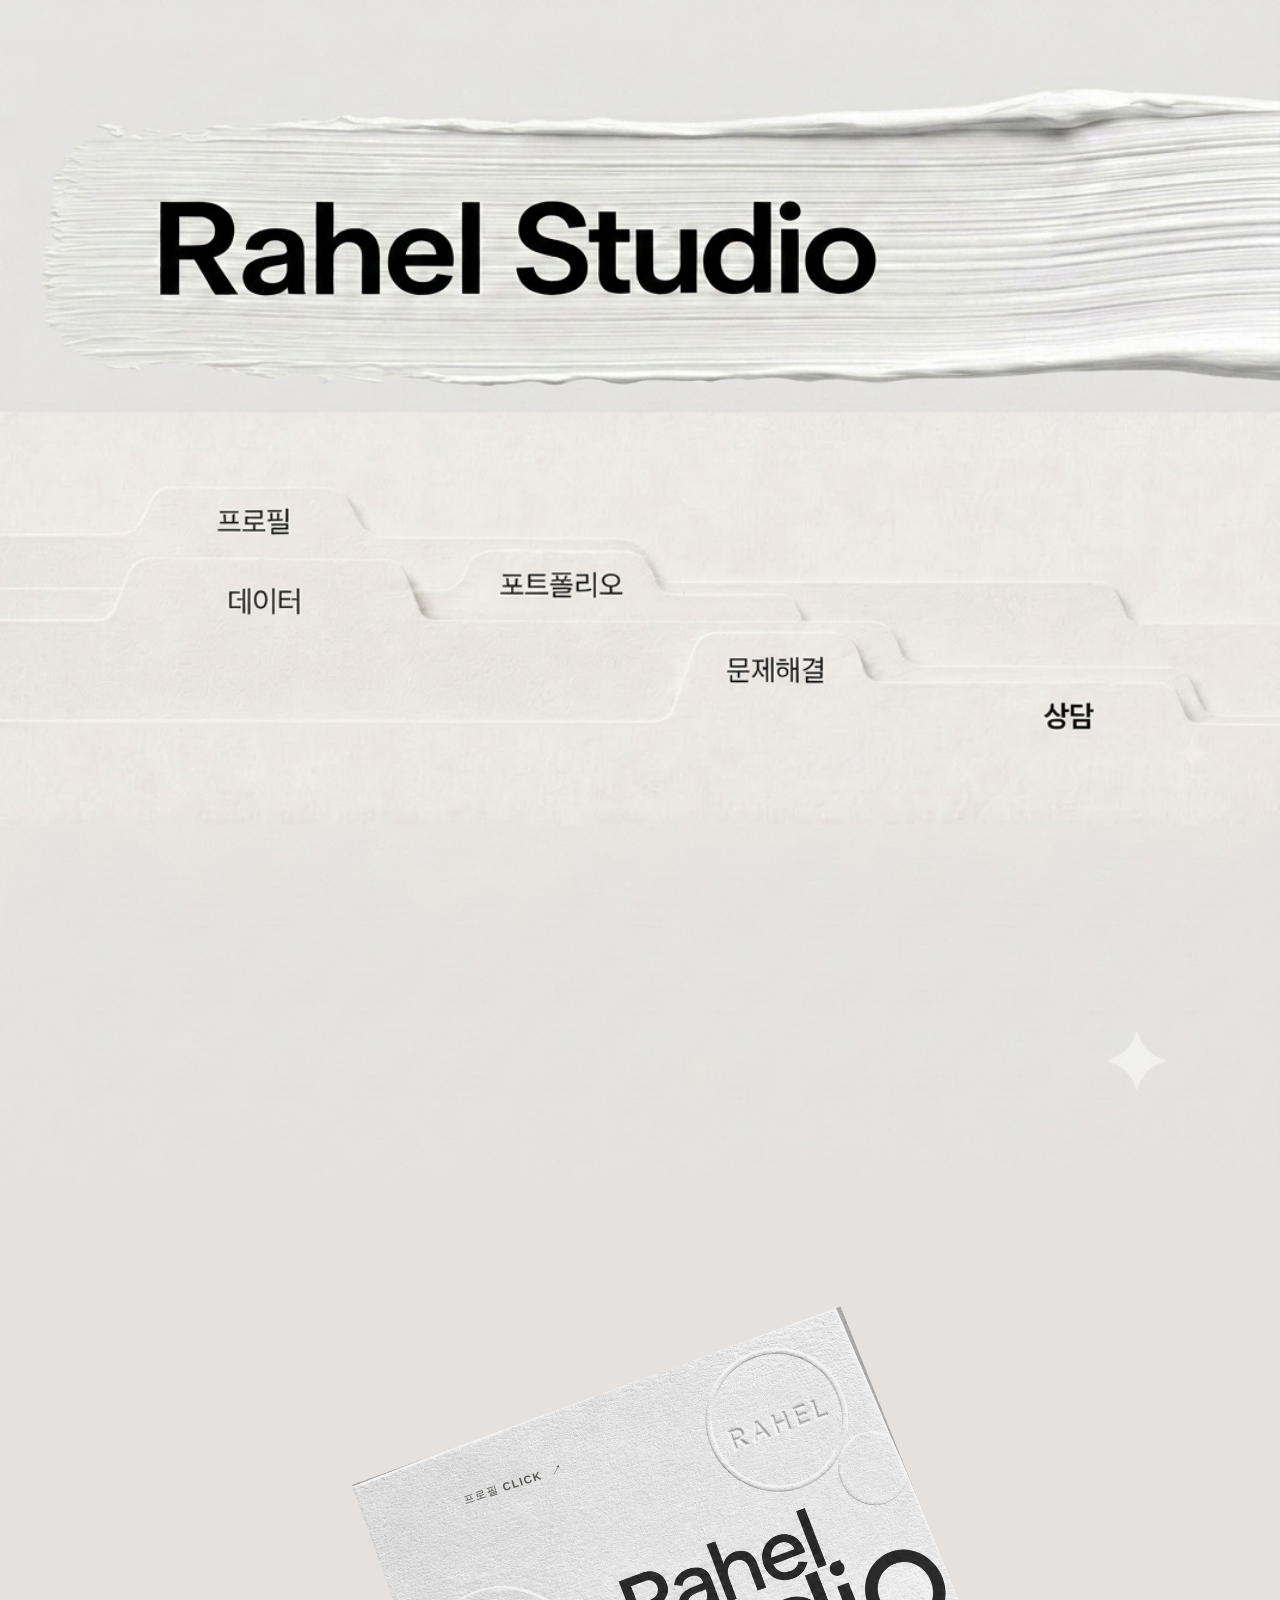
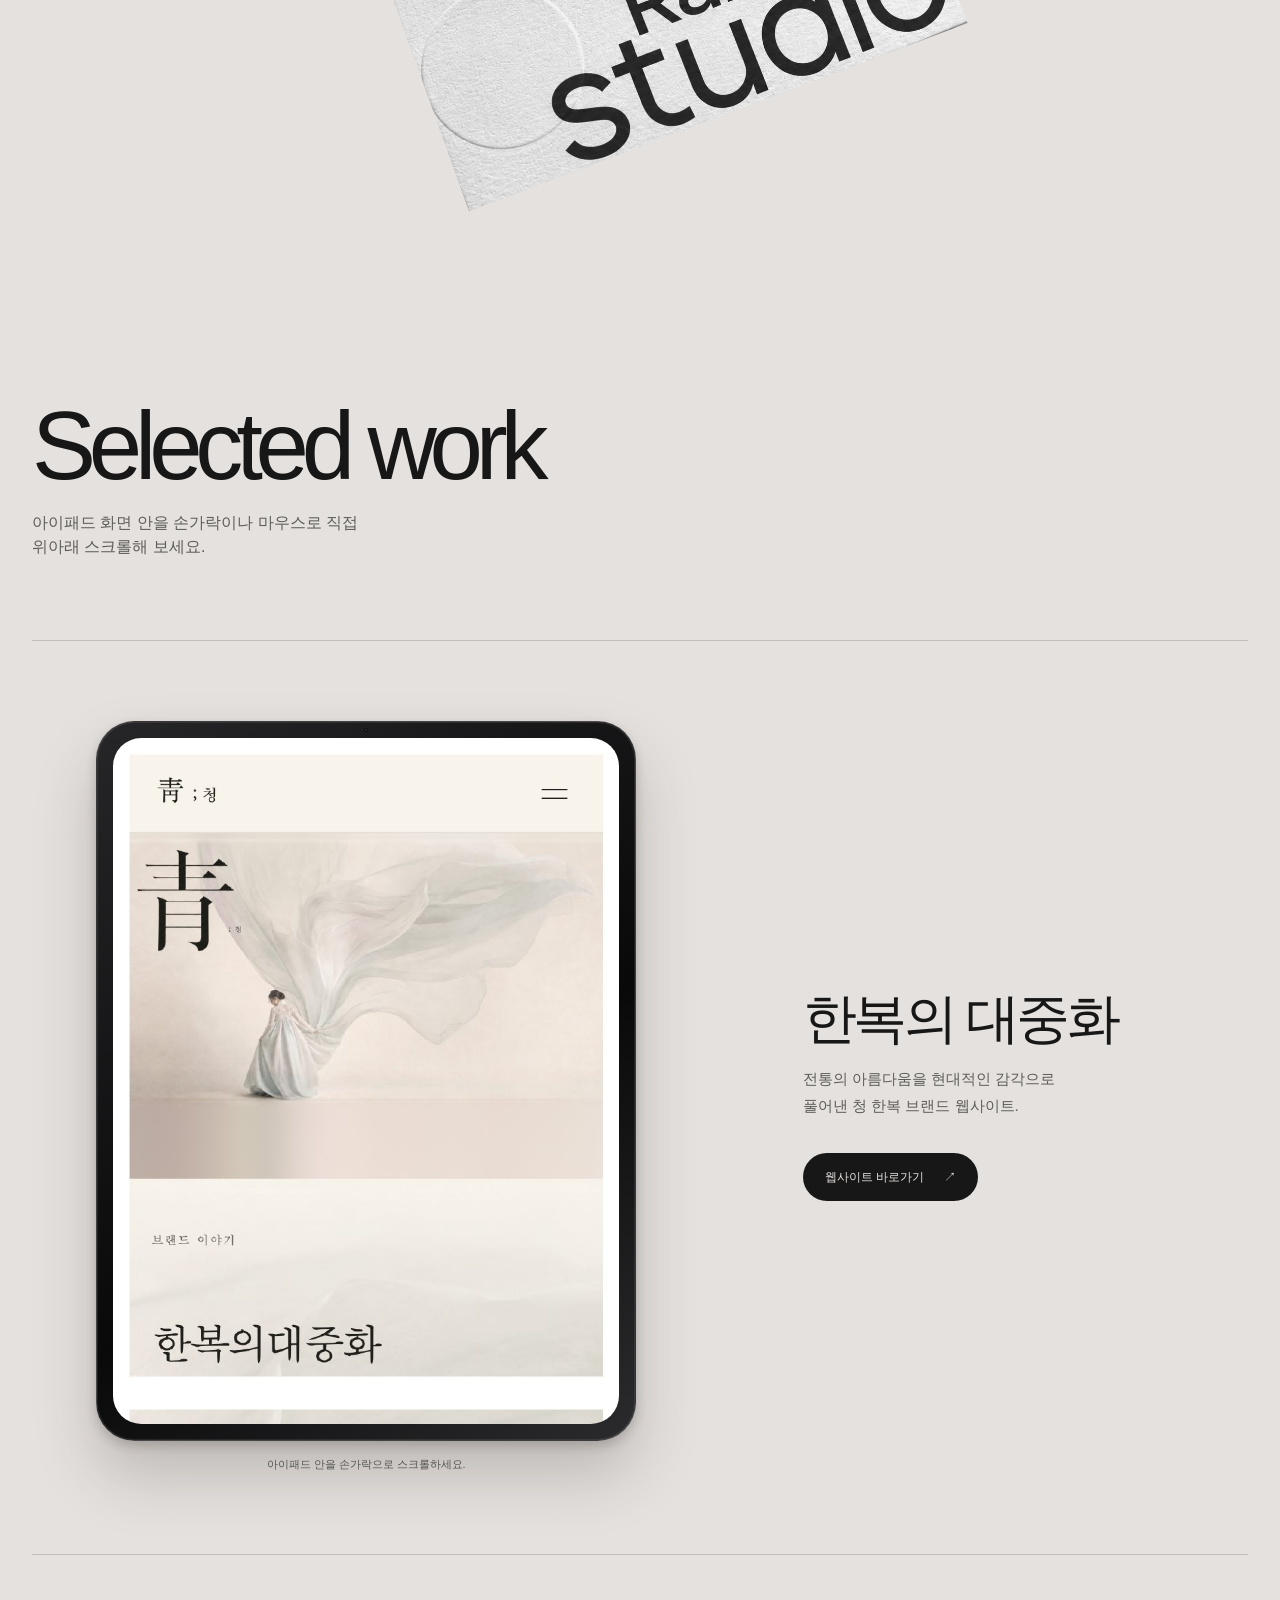
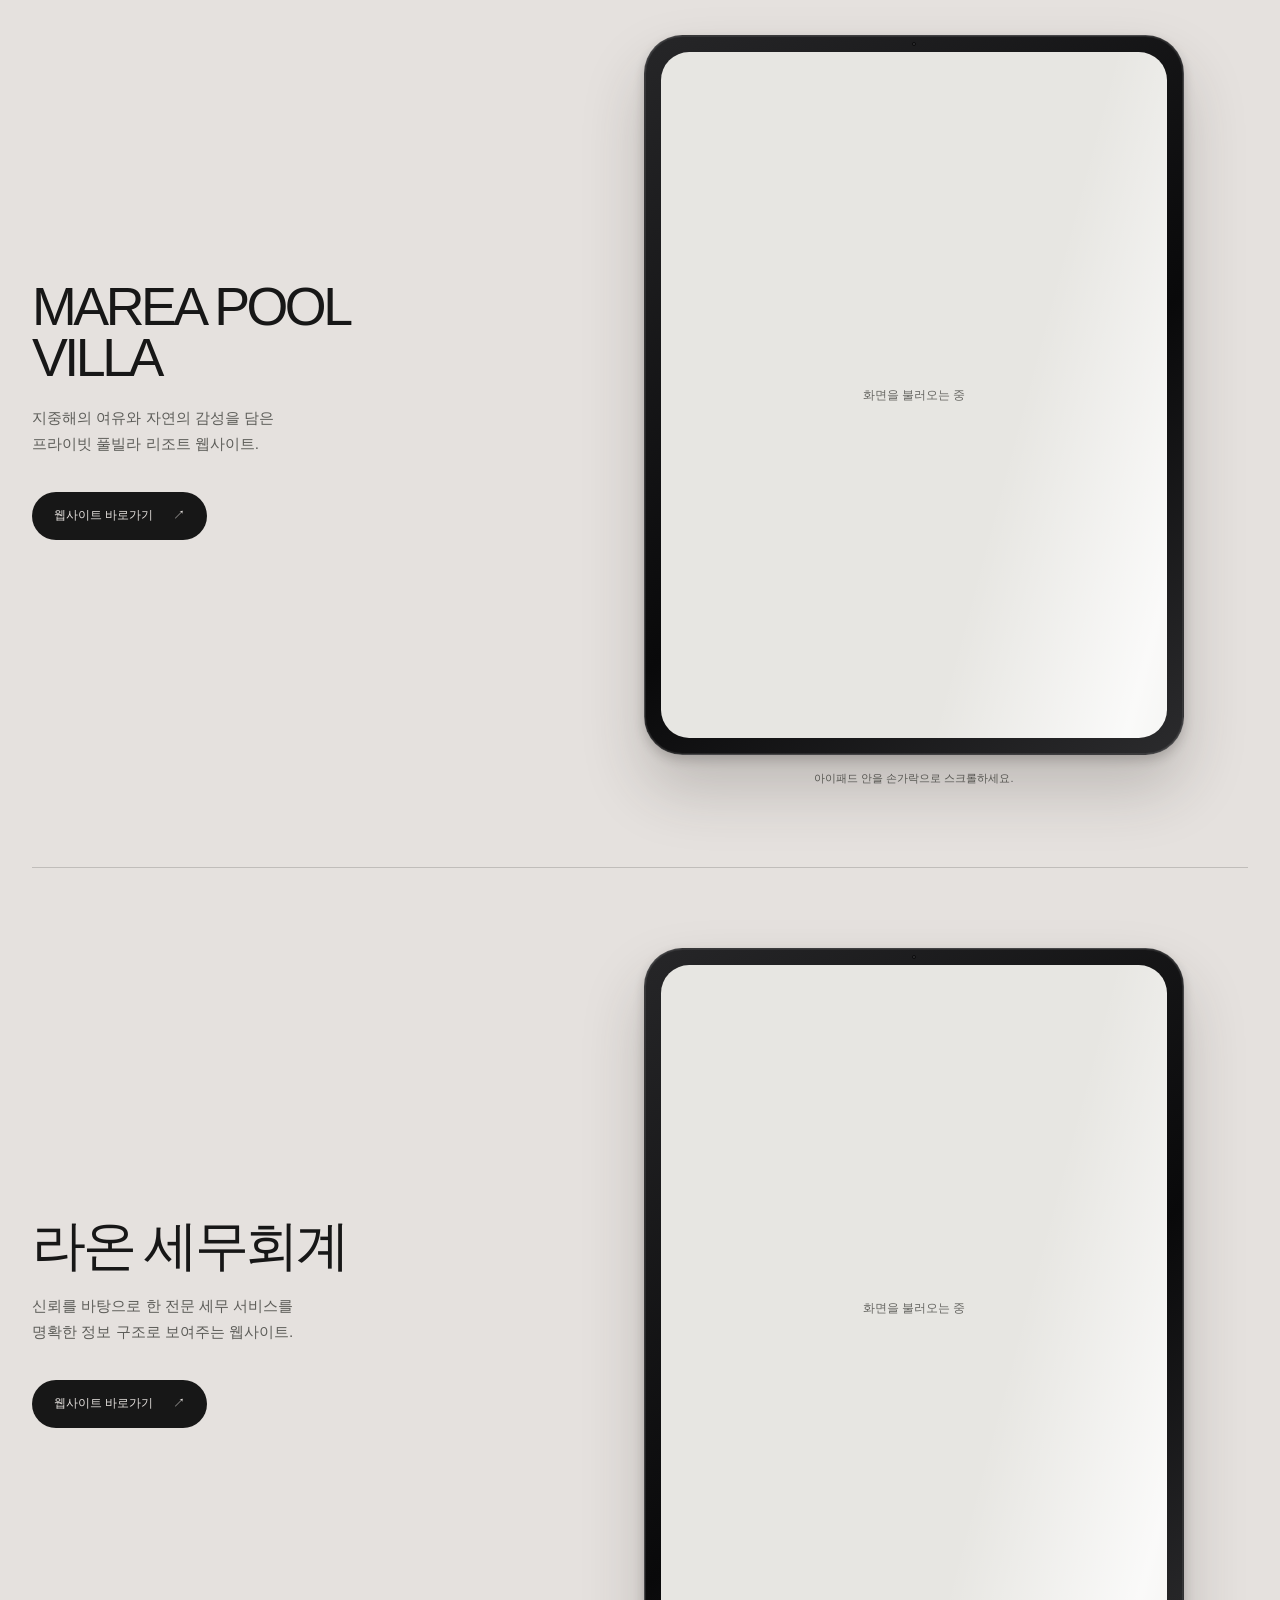
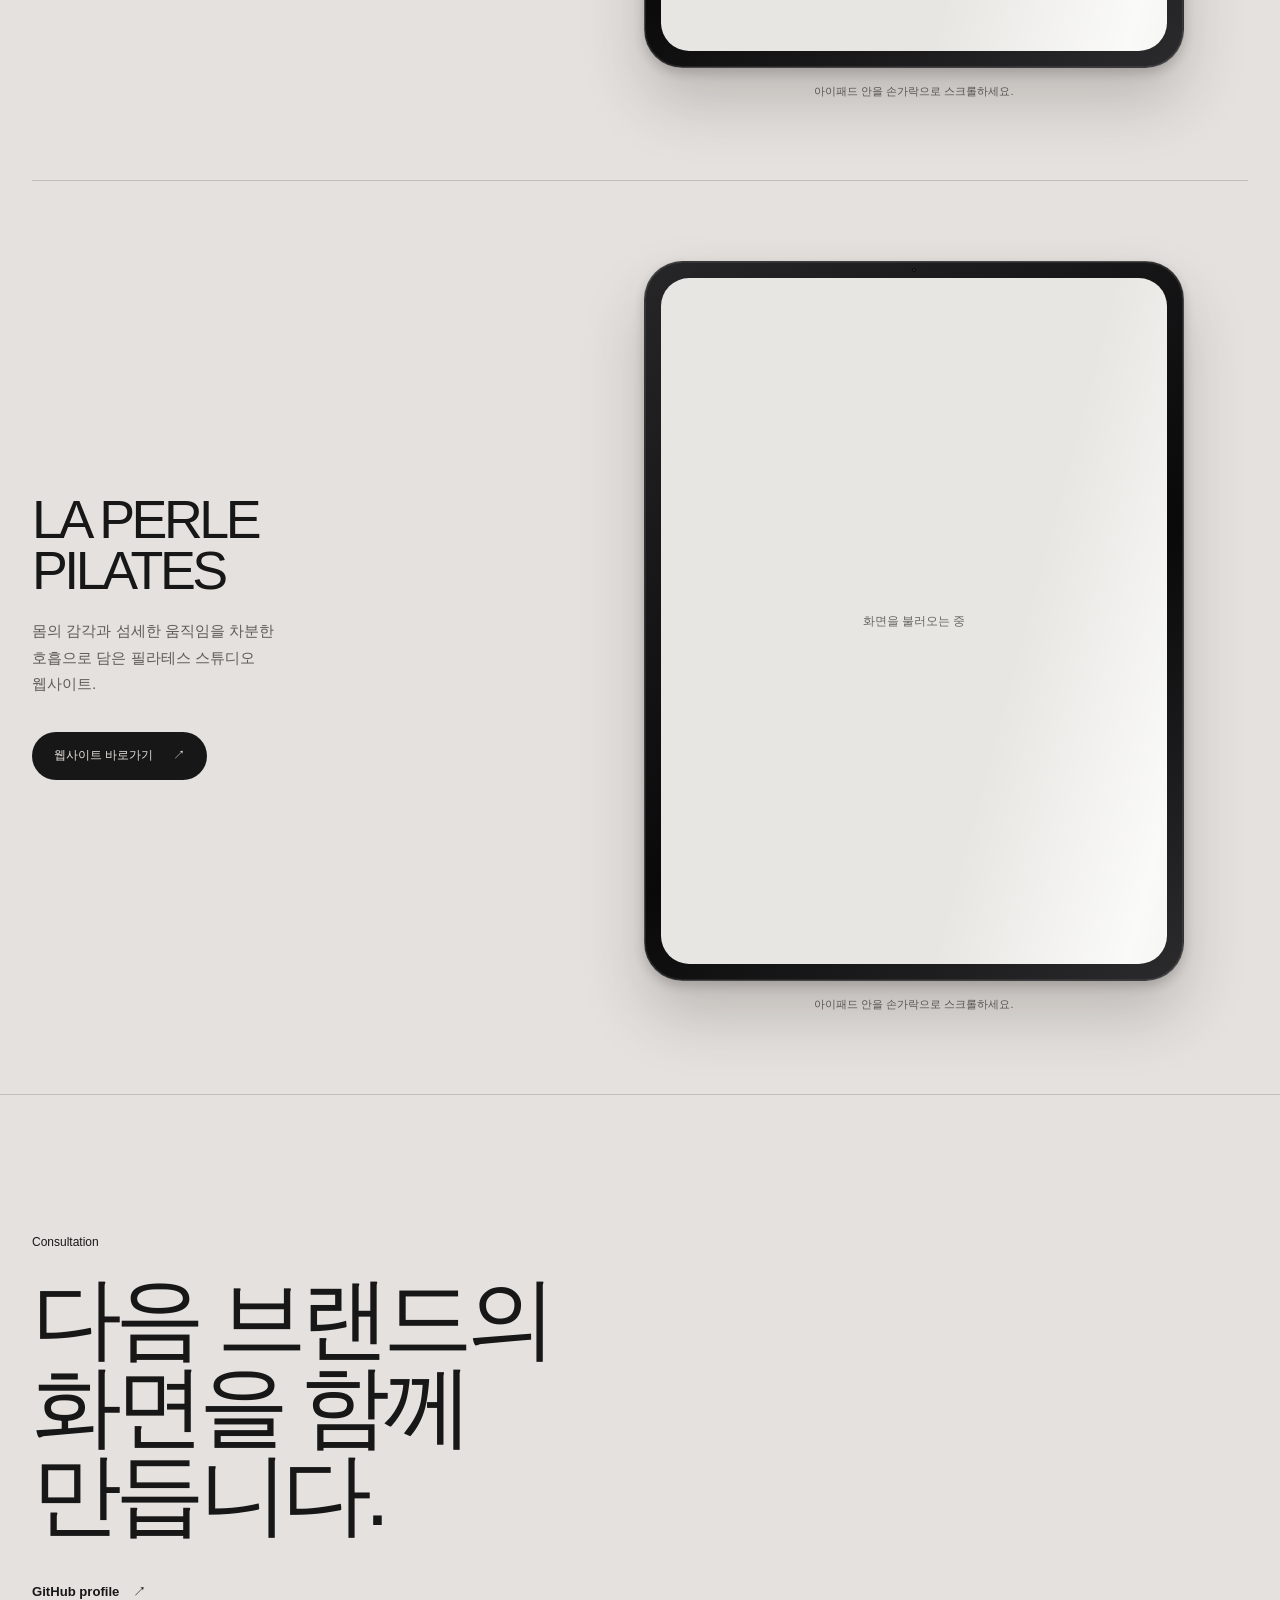
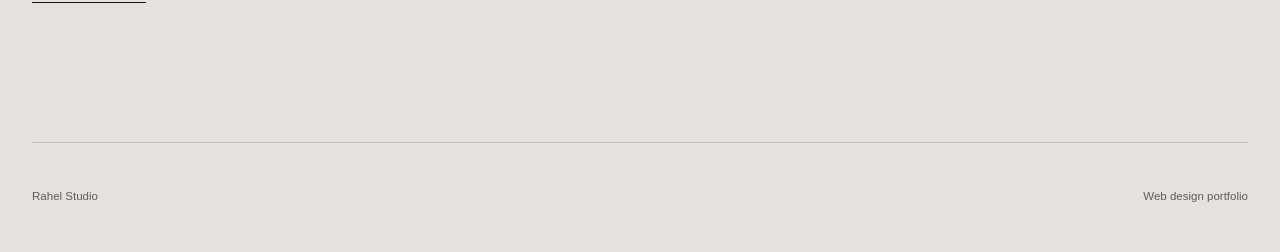
<file: index.html>
<!doctype html>
<html lang="ko">
  <head>
    <meta charset="UTF-8" />
    <meta name="viewport" content="width=device-width, initial-scale=1" />
    <meta
      name="description"
      content="Rahel Studio의 웹 디자인 포트폴리오. 네 개의 프로젝트를 세로형 아이패드 안에서 직접 스크롤해 살펴보세요."
    />
    <meta name="theme-color" content="#f4f3f0" />
    <title>Rahel Studio | Selected Work</title>
    <link rel="preload" href="hero.png" as="image" />
    <link rel="stylesheet" href="styles.css?v=paper-unify-4" />
    <script src="script.js" defer></script>
  </head>
  <body>
    <a class="skip-link" href="#portfolio">프로젝트로 바로가기</a>

    <main id="top">
      <section class="reference-hero" id="about" aria-label="Rahel Studio 소개">
        <img
          src="hero.png"
          width="1072"
          height="1008"
          alt="Rahel Studio 로고와 프로필, 데이터, 포트폴리오, 문제해결, 상담 탭이 있는 흰색 종이 질감의 스튜디오 소개"
        />
        <nav class="reference-nav" aria-label="상단 이미지 메뉴">
          <a class="reference-nav-profile" href="#card" aria-label="프로필로 이동"></a>
          <a class="reference-nav-data" href="#portfolio" aria-label="데이터로 이동"></a>
          <a class="reference-nav-portfolio" href="#portfolio" aria-label="포트폴리오로 이동"></a>
          <a class="reference-nav-process" href="process.html" aria-label="문제해결 페이지로 이동"></a>
          <a class="reference-nav-contact" href="#contact" aria-label="상담으로 이동"></a>
        </nav>
      </section>

      <section class="card-section" id="card" aria-label="프로필 명함">
        <button
          class="business-card"
          type="button"
          aria-label="Rahel Studio 명함 뒤집기"
          aria-pressed="false"
        >
          <span class="business-card-inner">
            <span class="card-face card-front">
              <img
                src="business-card.png"
                width="1535"
                height="1024"
                alt="Rahel Studio 흰색 명함"
              />
              <span class="card-flip-hint">프로필 CLICK <b aria-hidden="true">↗</b></span>
            </span>
            <span class="card-face card-back" aria-hidden="true">
              <span class="card-back-copy">
                <span class="card-back-kicker">RAHEL STUDIO · PROFILE</span>
                <strong>H전문대학교 항공운항과 졸업</strong>
                <strong>K대학교 디자인학과 졸업</strong>
                <i aria-hidden="true"></i>
                <span>10년 동안 웹사이트 평가</span>
              </span>
            </span>
          </span>
        </button>
      </section>

      <section class="portfolio" id="portfolio" aria-labelledby="portfolio-title">
        <header class="section-heading">
          <h2 id="portfolio-title">Selected work</h2>
          <p>아이패드 화면 안을 손가락이나 마우스로 직접 위아래 스크롤해 보세요.</p>
        </header>

        <article
          class="project project-split"
          id="process"
          data-project="cheong"
          data-pages="21"
          data-title="청 한복"
          aria-labelledby="cheong-title"
        >
          <div class="project-inner">
            <div class="device-wrap">
              <div class="ipad" aria-label="청 한복 모바일 웹사이트 미리보기">
                <div class="ipad-camera" aria-hidden="true"></div>
                <div class="device-screen" tabindex="0" aria-label="청 한복 화면. 안쪽을 세로로 스크롤하세요.">
                  <div class="screen-track" aria-hidden="true"></div>
                  <div class="device-loading" aria-live="polite">화면을 불러오는 중</div>
                  <div class="device-error" role="status" hidden>미리보기를 불러오지 못했습니다.</div>
                </div>
              </div>
              <p class="interaction-note">아이패드 안을 손가락으로 스크롤하세요.</p>
            </div>

            <div class="project-copy">
              <h3 id="cheong-title">한복의 대중화</h3>
              <p>전통의 아름다움을 현대적인 감각으로 풀어낸 청 한복 브랜드 웹사이트.</p>
              <a
                class="visit-button"
                href="https://cheong-hanbok.euna1234556.chatgpt.site/#process"
                target="_blank"
                rel="noreferrer"
              >웹사이트 바로가기 <span aria-hidden="true">↗</span></a>
            </div>
          </div>
        </article>

        <article
          class="project project-wide"
          data-project="marea"
          data-pages="15"
          data-title="마레아 풀빌라"
          aria-labelledby="marea-title"
        >
          <div class="project-inner">
            <div class="project-copy">
              <h3 id="marea-title">MAREA POOL VILLA</h3>
              <p>지중해의 여유와 자연의 감성을 담은 프라이빗 풀빌라 리조트 웹사이트.</p>
              <a
                class="visit-button"
                href="https://marea-pool-villa-direct.euna1234556.chatgpt.site/"
                target="_blank"
                rel="noreferrer"
              >웹사이트 바로가기 <span aria-hidden="true">↗</span></a>
            </div>

            <div class="device-wrap">
              <div class="ipad" aria-label="마레아 풀빌라 모바일 웹사이트 미리보기">
                <div class="ipad-camera" aria-hidden="true"></div>
                <div class="device-screen" tabindex="0" aria-label="마레아 풀빌라 화면. 안쪽을 세로로 스크롤하세요.">
                  <div class="screen-track" aria-hidden="true"></div>
                  <div class="device-loading" aria-live="polite">화면을 불러오는 중</div>
                  <div class="device-error" role="status" hidden>미리보기를 불러오지 못했습니다.</div>
                </div>
              </div>
              <p class="interaction-note">아이패드 안을 손가락으로 스크롤하세요.</p>
            </div>
          </div>
        </article>

        <article
          class="project project-reverse"
          data-project="raon"
          data-pages="18"
          data-title="라온 세무회계"
          aria-labelledby="raon-title"
        >
          <div class="project-inner">
            <div class="project-copy">
              <h3 id="raon-title">라온 세무회계</h3>
              <p>신뢰를 바탕으로 한 전문 세무 서비스를 명확한 정보 구조로 보여주는 웹사이트.</p>
              <a
                class="visit-button"
                href="https://eunakim1984-pixel.github.io/raon-tax-office/#strategy"
                target="_blank"
                rel="noreferrer"
              >웹사이트 바로가기 <span aria-hidden="true">↗</span></a>
            </div>

            <div class="device-wrap">
              <div class="ipad" aria-label="라온 세무회계 모바일 웹사이트 미리보기">
                <div class="ipad-camera" aria-hidden="true"></div>
                <div class="device-screen" tabindex="0" aria-label="라온 세무회계 화면. 안쪽을 세로로 스크롤하세요.">
                  <div class="screen-track" aria-hidden="true"></div>
                  <div class="device-loading" aria-live="polite">화면을 불러오는 중</div>
                  <div class="device-error" role="status" hidden>미리보기를 불러오지 못했습니다.</div>
                </div>
              </div>
              <p class="interaction-note">아이패드 안을 손가락으로 스크롤하세요.</p>
            </div>
          </div>
        </article>

        <article
          class="project project-centered"
          data-project="pilades"
          data-pages="12"
          data-title="라 펄 필라테스"
          aria-labelledby="pilades-title"
        >
          <div class="project-inner">
            <div class="project-copy">
              <h3 id="pilades-title">LA PERLE PILATES</h3>
              <p>몸의 감각과 섬세한 움직임을 차분한 호흡으로 담은 필라테스 스튜디오 웹사이트.</p>
              <a
                class="visit-button"
                href="https://eunakim1984-pixel.github.io/"
                target="_blank"
                rel="noreferrer"
              >웹사이트 바로가기 <span aria-hidden="true">↗</span></a>
            </div>

            <div class="device-wrap">
              <div class="ipad" aria-label="라 펄 필라테스 모바일 웹사이트 미리보기">
                <div class="ipad-camera" aria-hidden="true"></div>
                <div class="device-screen" tabindex="0" aria-label="라 펄 필라테스 화면. 안쪽을 세로로 스크롤하세요.">
                  <div class="screen-track" aria-hidden="true"></div>
                  <div class="device-loading" aria-live="polite">화면을 불러오는 중</div>
                  <div class="device-error" role="status" hidden>미리보기를 불러오지 못했습니다.</div>
                </div>
              </div>
              <p class="interaction-note">아이패드 안을 손가락으로 스크롤하세요.</p>
            </div>
          </div>
        </article>
      </section>

      <section class="contact" id="contact" aria-labelledby="contact-title">
        <p>Consultation</p>
        <h2 id="contact-title">다음 브랜드의 화면을 함께 만듭니다.</h2>
        <a
          class="text-link"
          href="https://github.com/eunakim1984-pixel"
          target="_blank"
          rel="noreferrer"
        >GitHub profile <span aria-hidden="true">↗</span></a>
      </section>
    </main>

    <footer class="site-footer">
      <span>Rahel Studio</span>
      <span>Web design portfolio</span>
    </footer>
  </body>
</html>
</file>
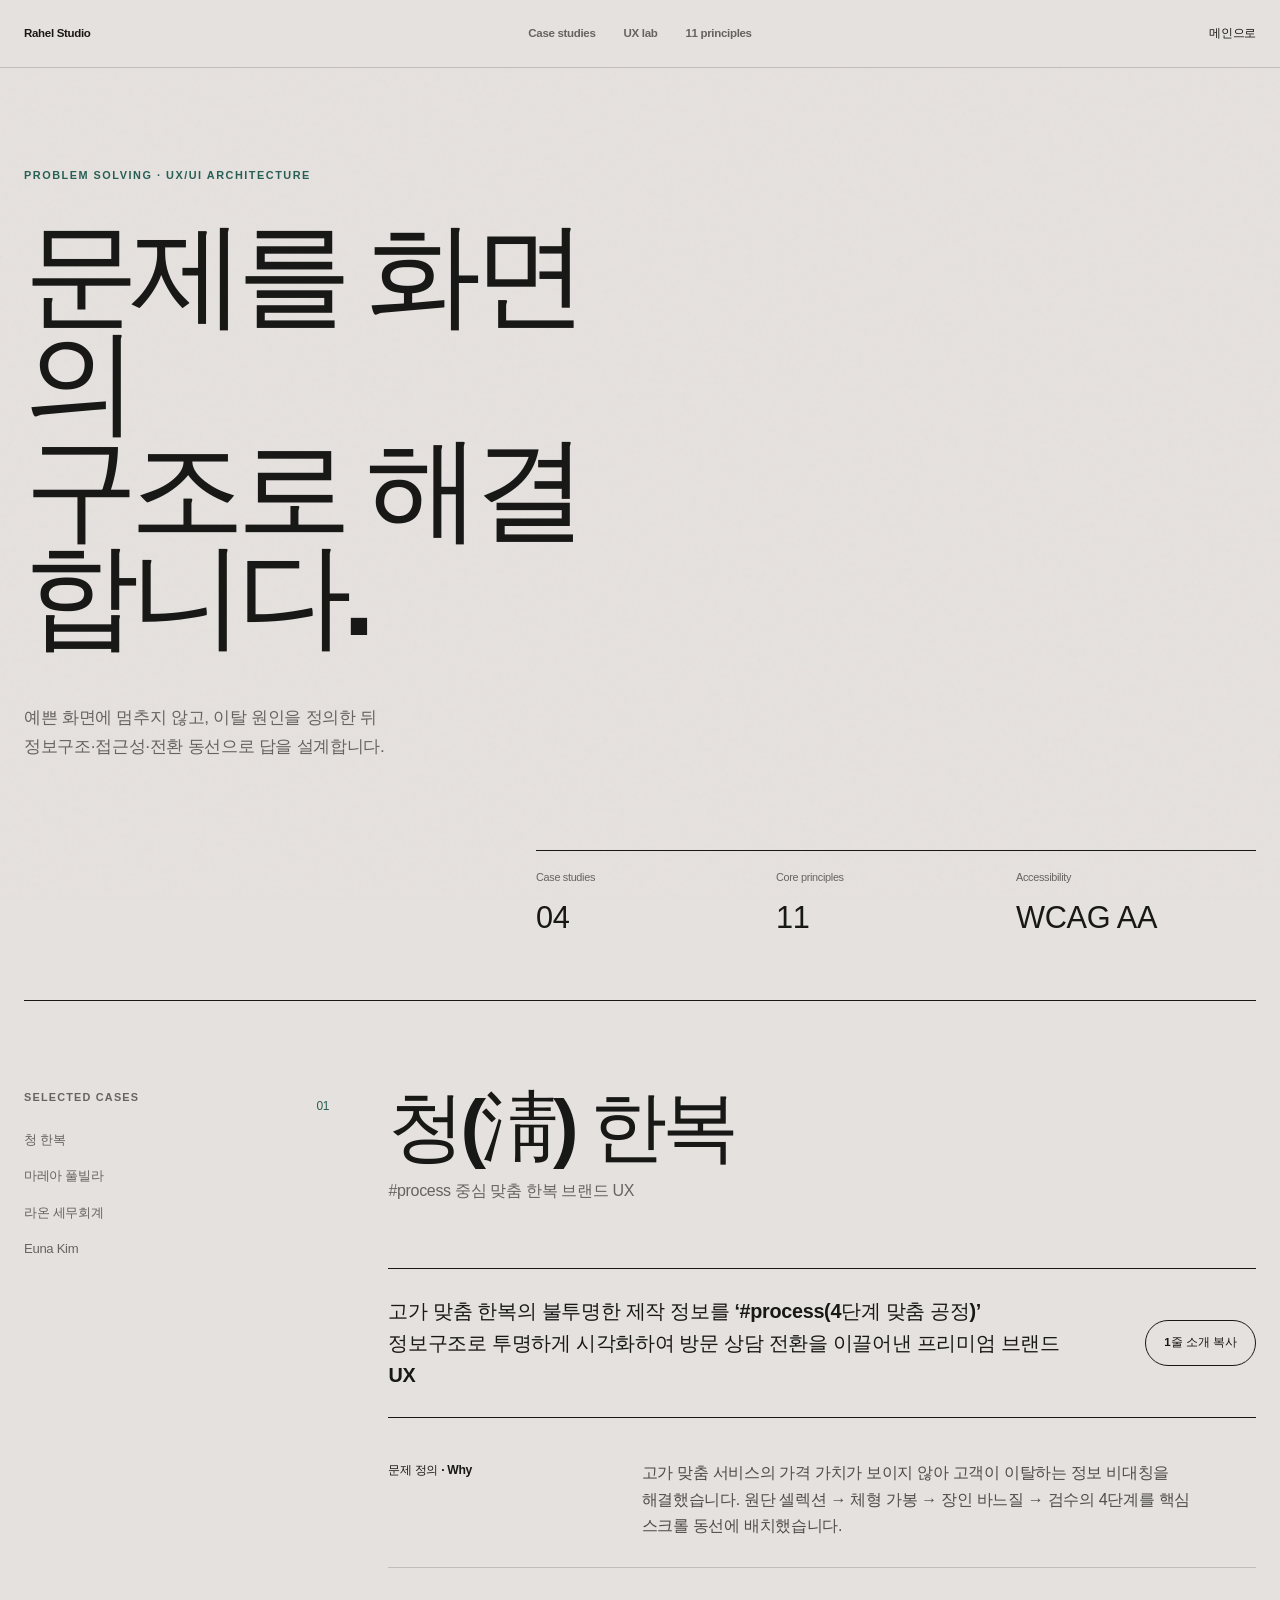
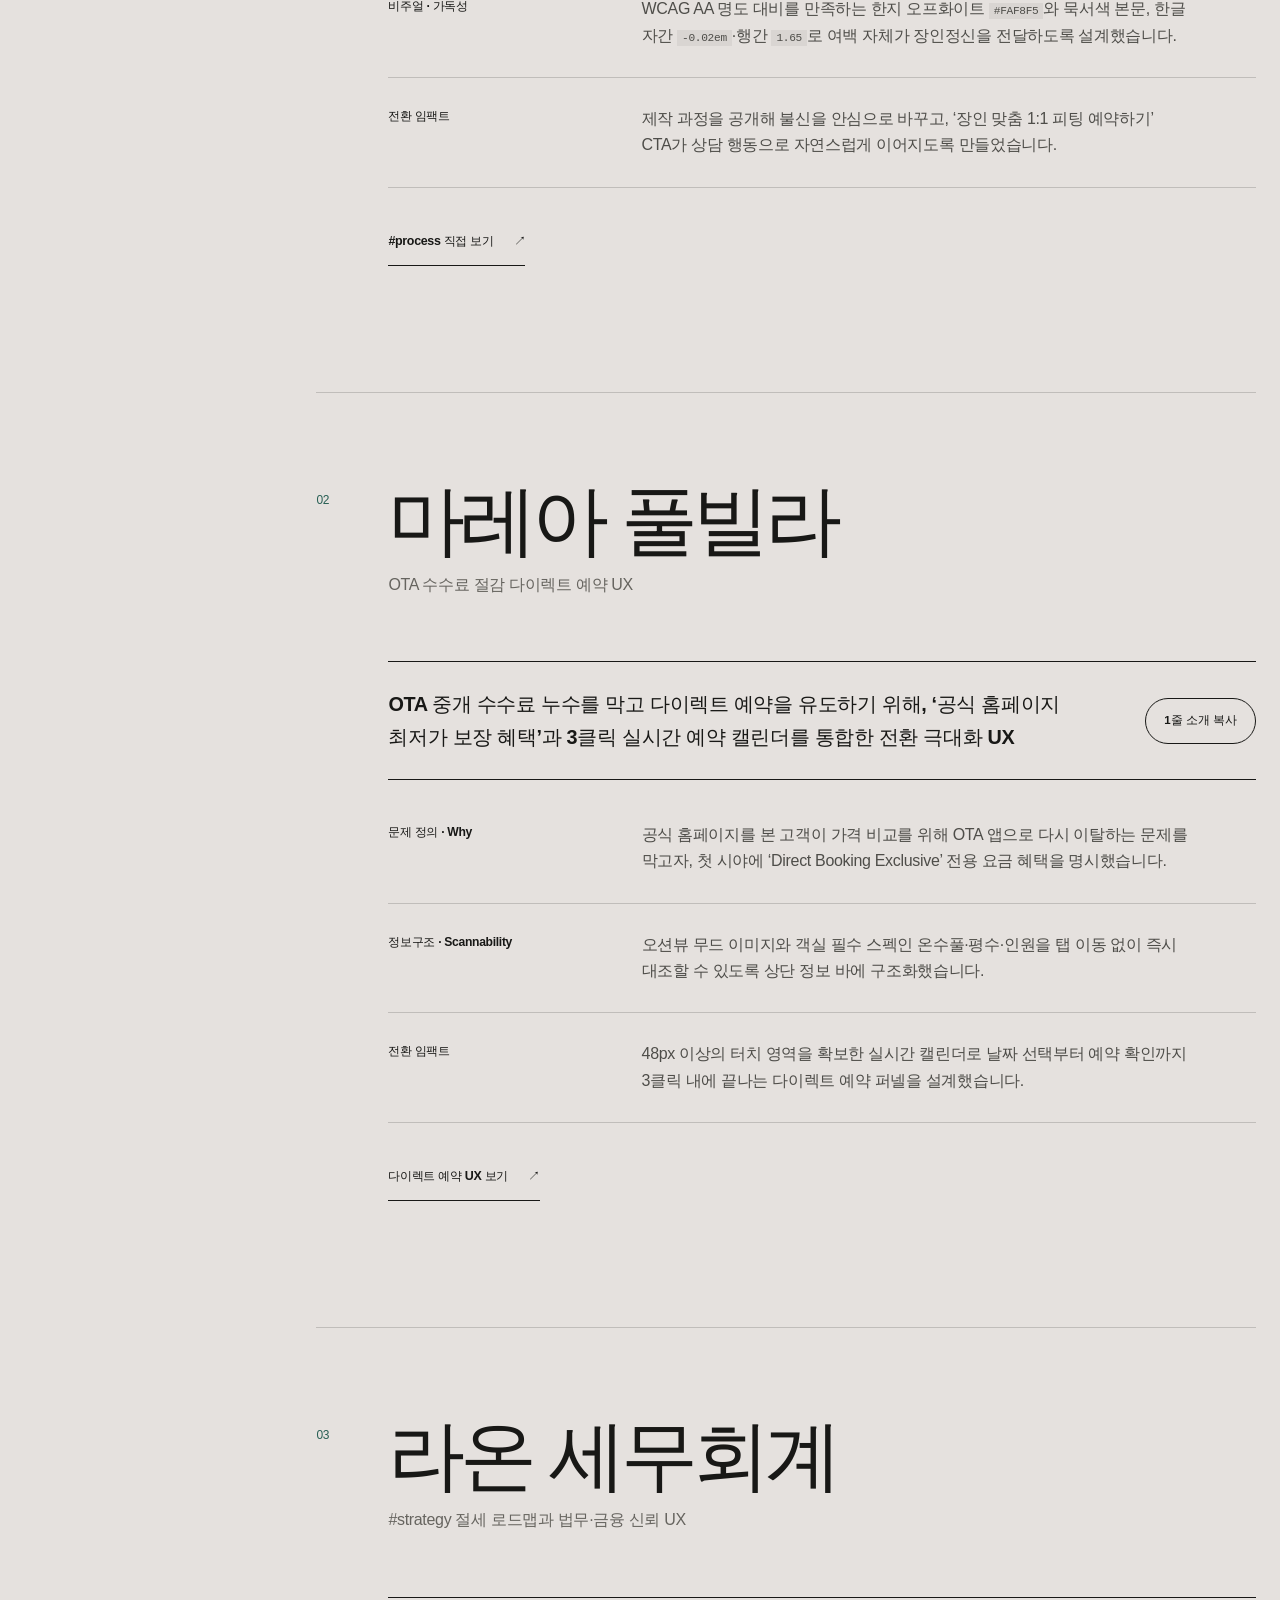
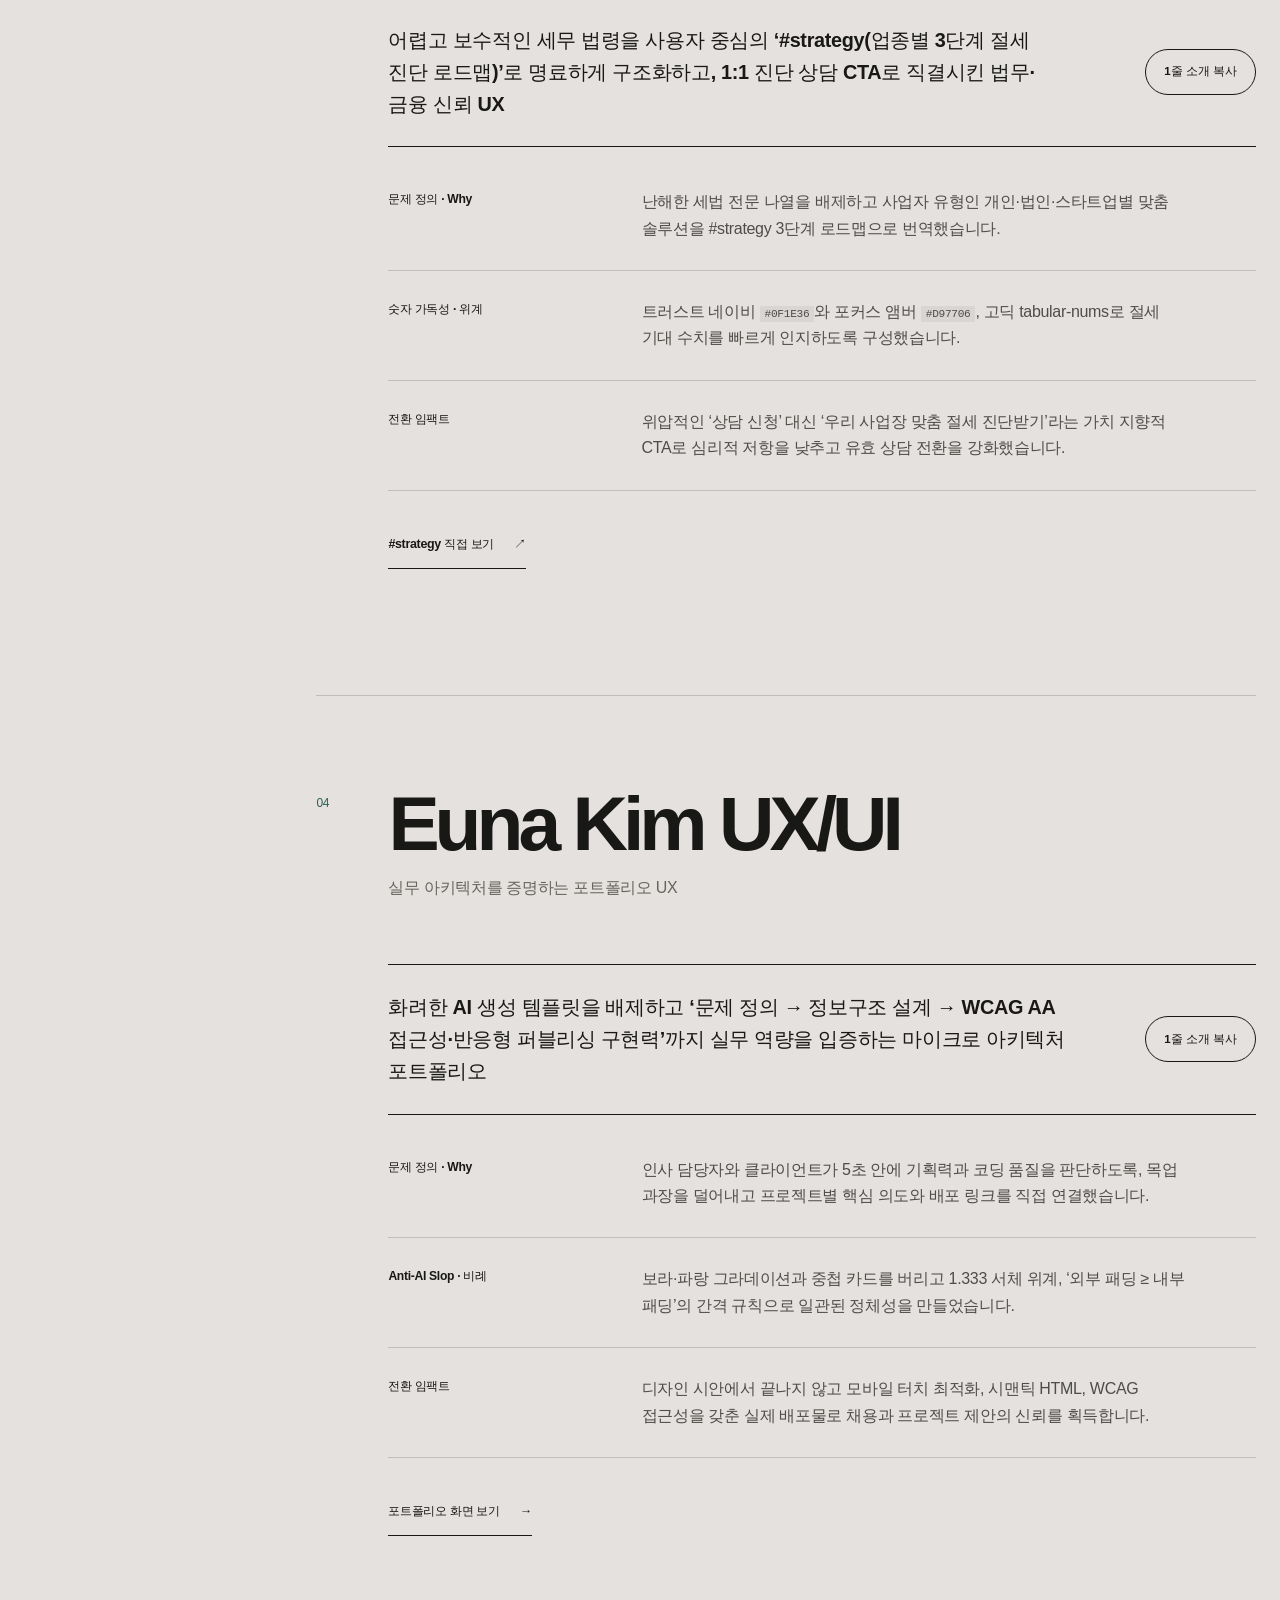
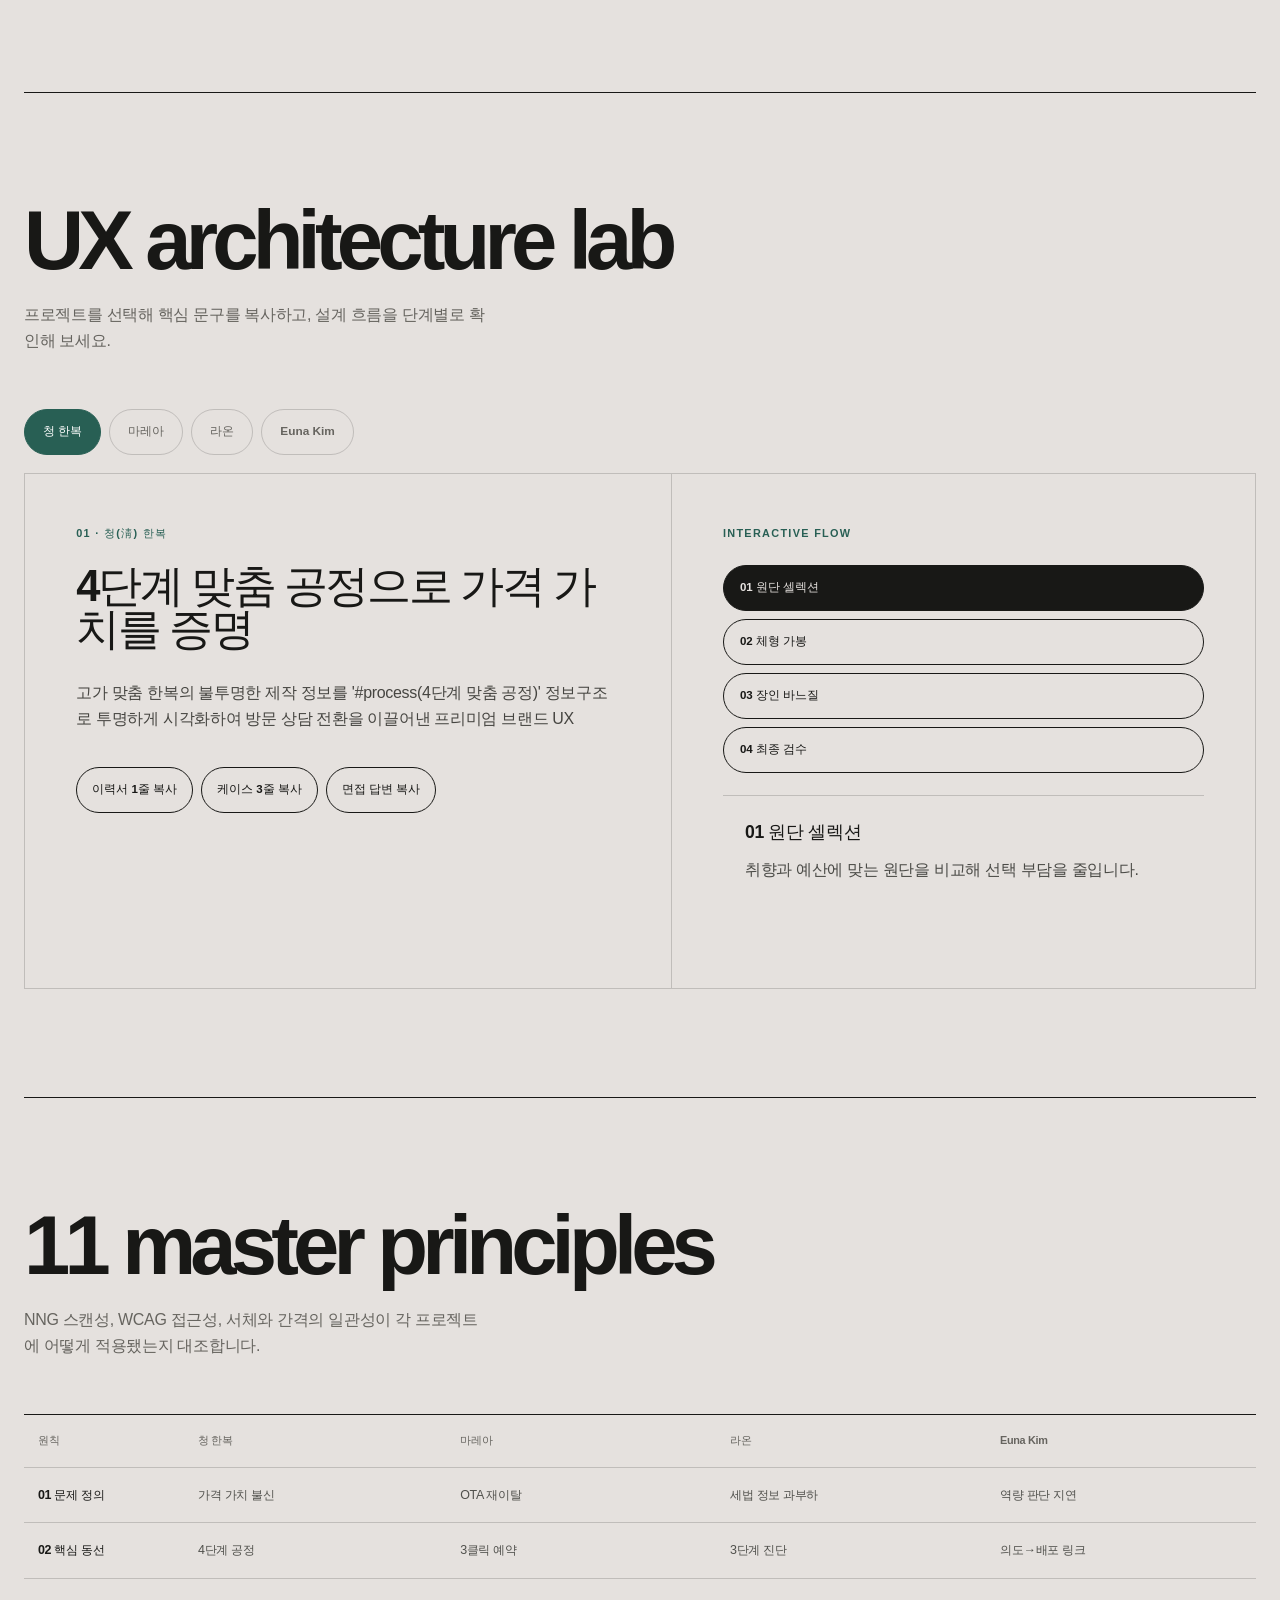
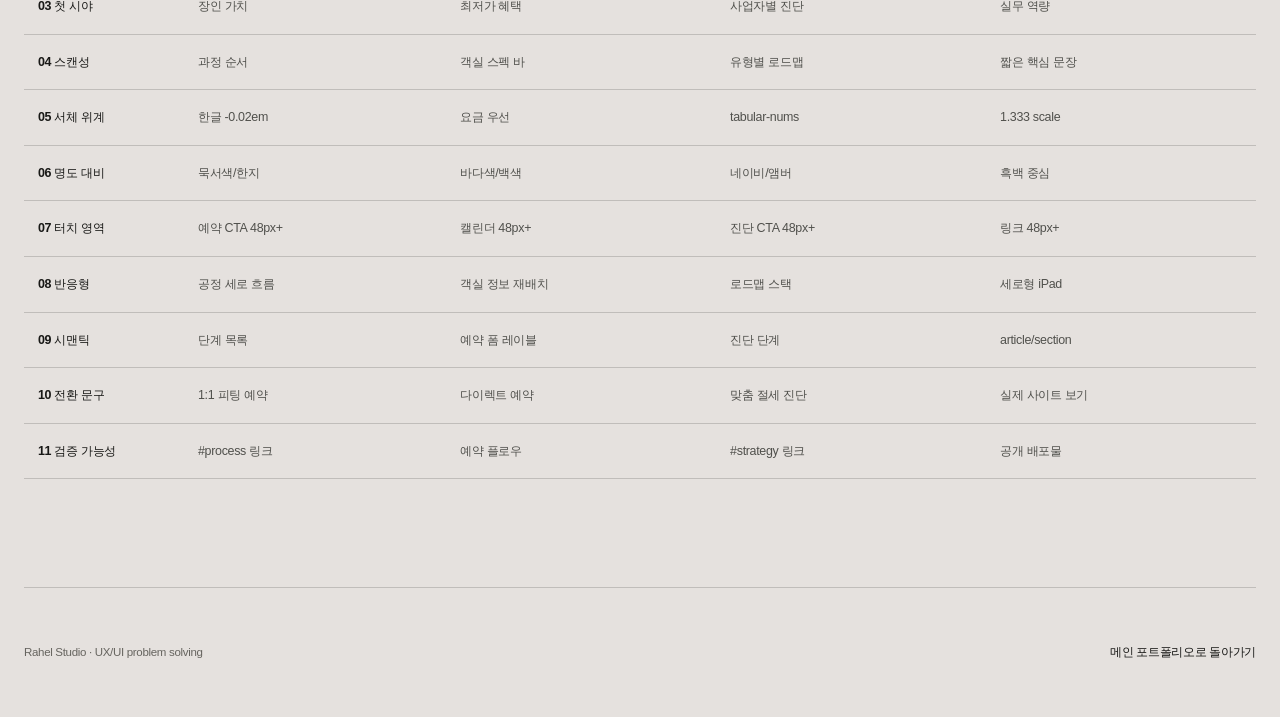
<file: process.html>
<!doctype html>
<html lang="ko">
  <head>
    <meta charset="UTF-8" />
    <meta name="viewport" content="width=device-width, initial-scale=1" />
    <meta
      name="description"
      content="청 한복, 마레아 풀빌라, 라온 세무회계, Euna Kim 포트폴리오의 문제 정의와 UX/UI 설계 근거를 정리한 케이스스터디."
    />
    <meta name="theme-color" content="#faf8f5" />
    <title>Problem Solving | Rahel Studio</title>
    <link rel="stylesheet" href="process.css?v=paper-unify-2" />
    <script src="process.js" defer></script>
  </head>
  <body>
    <a class="skip-link" href="#cases">케이스스터디로 바로가기</a>

    <header class="topbar">
      <a class="brand-link" href="index.html">Rahel Studio</a>
      <nav aria-label="문제해결 페이지 메뉴">
        <a href="#cases">Case studies</a>
        <a href="#lab">UX lab</a>
        <a href="#principles">11 principles</a>
      </nav>
      <a class="back-link" href="index.html#top">메인으로</a>
    </header>

    <main>
      <section class="process-hero" aria-labelledby="process-title">
        <p class="eyebrow">Problem solving · UX/UI architecture</p>
        <h1 id="process-title">문제를 화면의<br />구조로 해결합니다.</h1>
        <p class="hero-copy">
          예쁜 화면에 멈추지 않고, 이탈 원인을 정의한 뒤 정보구조·접근성·전환 동선으로 답을 설계합니다.
        </p>
        <dl class="hero-metrics">
          <div><dt>Case studies</dt><dd>04</dd></div>
          <div><dt>Core principles</dt><dd>11</dd></div>
          <div><dt>Accessibility</dt><dd>WCAG AA</dd></div>
        </dl>
      </section>

      <div class="case-layout" id="cases">
        <aside class="case-index" aria-label="케이스스터디 목차">
          <p>Selected cases</p>
          <ol>
            <li><a href="#cheong">청 한복</a></li>
            <li><a href="#marea">마레아 풀빌라</a></li>
            <li><a href="#raon">라온 세무회계</a></li>
            <li><a href="#euna">Euna Kim</a></li>
          </ol>
        </aside>

        <div class="case-list">
          <article class="case-study" id="cheong">
            <header class="case-title-row">
              <span>01</span>
              <div>
                <h2>청(淸) 한복</h2>
                <p>#process 중심 맞춤 한복 브랜드 UX</p>
              </div>
            </header>
            <div class="one-line-copy">
              <p>고가 맞춤 한복의 불투명한 제작 정보를 ‘#process(4단계 맞춤 공정)’ 정보구조로 투명하게 시각화하여 방문 상담 전환을 이끌어낸 프리미엄 브랜드 UX</p>
              <button class="copy-button" type="button" data-copy-source="resume" data-project="cheong">1줄 소개 복사</button>
            </div>
            <div class="reason-list">
              <section>
                <h3>문제 정의 · Why</h3>
                <p>고가 맞춤 서비스의 가격 가치가 보이지 않아 고객이 이탈하는 정보 비대칭을 해결했습니다. 원단 셀렉션 → 체형 가봉 → 장인 바느질 → 검수의 4단계를 핵심 스크롤 동선에 배치했습니다.</p>
              </section>
              <section>
                <h3>비주얼 · 가독성</h3>
                <p>WCAG AA 명도 대비를 만족하는 한지 오프화이트 <code>#FAF8F5</code>와 묵서색 본문, 한글 자간 <code>-0.02em</code>·행간 <code>1.65</code>로 여백 자체가 장인정신을 전달하도록 설계했습니다.</p>
              </section>
              <section>
                <h3>전환 임팩트</h3>
                <p>제작 과정을 공개해 불신을 안심으로 바꾸고, ‘장인 맞춤 1:1 피팅 예약하기’ CTA가 상담 행동으로 자연스럽게 이어지도록 만들었습니다.</p>
              </section>
            </div>
            <a class="case-link" href="https://cheong-hanbok.euna1234556.chatgpt.site/#process" target="_blank" rel="noreferrer">#process 직접 보기 <span aria-hidden="true">↗</span></a>
          </article>

          <article class="case-study" id="marea">
            <header class="case-title-row">
              <span>02</span>
              <div>
                <h2>마레아 풀빌라</h2>
                <p>OTA 수수료 절감 다이렉트 예약 UX</p>
              </div>
            </header>
            <div class="one-line-copy">
              <p>OTA 중개 수수료 누수를 막고 다이렉트 예약을 유도하기 위해, ‘공식 홈페이지 최저가 보장 혜택’과 3클릭 실시간 예약 캘린더를 통합한 전환 극대화 UX</p>
              <button class="copy-button" type="button" data-copy-source="resume" data-project="marea">1줄 소개 복사</button>
            </div>
            <div class="reason-list">
              <section>
                <h3>문제 정의 · Why</h3>
                <p>공식 홈페이지를 본 고객이 가격 비교를 위해 OTA 앱으로 다시 이탈하는 문제를 막고자, 첫 시야에 ‘Direct Booking Exclusive’ 전용 요금 혜택을 명시했습니다.</p>
              </section>
              <section>
                <h3>정보구조 · Scannability</h3>
                <p>오션뷰 무드 이미지와 객실 필수 스펙인 온수풀·평수·인원을 탭 이동 없이 즉시 대조할 수 있도록 상단 정보 바에 구조화했습니다.</p>
              </section>
              <section>
                <h3>전환 임팩트</h3>
                <p>48px 이상의 터치 영역을 확보한 실시간 캘린더로 날짜 선택부터 예약 확인까지 3클릭 내에 끝나는 다이렉트 예약 퍼넬을 설계했습니다.</p>
              </section>
            </div>
            <a class="case-link" href="https://marea-pool-villa-direct.euna1234556.chatgpt.site/" target="_blank" rel="noreferrer">다이렉트 예약 UX 보기 <span aria-hidden="true">↗</span></a>
          </article>

          <article class="case-study" id="raon">
            <header class="case-title-row">
              <span>03</span>
              <div>
                <h2>라온 세무회계</h2>
                <p>#strategy 절세 로드맵과 법무·금융 신뢰 UX</p>
              </div>
            </header>
            <div class="one-line-copy">
              <p>어렵고 보수적인 세무 법령을 사용자 중심의 ‘#strategy(업종별 3단계 절세 진단 로드맵)’로 명료하게 구조화하고, 1:1 진단 상담 CTA로 직결시킨 법무·금융 신뢰 UX</p>
              <button class="copy-button" type="button" data-copy-source="resume" data-project="raon">1줄 소개 복사</button>
            </div>
            <div class="reason-list">
              <section>
                <h3>문제 정의 · Why</h3>
                <p>난해한 세법 전문 나열을 배제하고 사업자 유형인 개인·법인·스타트업별 맞춤 솔루션을 #strategy 3단계 로드맵으로 번역했습니다.</p>
              </section>
              <section>
                <h3>숫자 가독성 · 위계</h3>
                <p>트러스트 네이비 <code>#0F1E36</code>와 포커스 앰버 <code>#D97706</code>, 고딕 tabular-nums로 절세 기대 수치를 빠르게 인지하도록 구성했습니다.</p>
              </section>
              <section>
                <h3>전환 임팩트</h3>
                <p>위압적인 ‘상담 신청’ 대신 ‘우리 사업장 맞춤 절세 진단받기’라는 가치 지향적 CTA로 심리적 저항을 낮추고 유효 상담 전환을 강화했습니다.</p>
              </section>
            </div>
            <a class="case-link" href="https://eunakim1984-pixel.github.io/raon-tax-office/#strategy" target="_blank" rel="noreferrer">#strategy 직접 보기 <span aria-hidden="true">↗</span></a>
          </article>

          <article class="case-study" id="euna">
            <header class="case-title-row">
              <span>04</span>
              <div>
                <h2>Euna Kim UX/UI</h2>
                <p>실무 아키텍처를 증명하는 포트폴리오 UX</p>
              </div>
            </header>
            <div class="one-line-copy">
              <p>화려한 AI 생성 템플릿을 배제하고 ‘문제 정의 → 정보구조 설계 → WCAG AA 접근성·반응형 퍼블리싱 구현력’까지 실무 역량을 입증하는 마이크로 아키텍처 포트폴리오</p>
              <button class="copy-button" type="button" data-copy-source="resume" data-project="euna">1줄 소개 복사</button>
            </div>
            <div class="reason-list">
              <section>
                <h3>문제 정의 · Why</h3>
                <p>인사 담당자와 클라이언트가 5초 안에 기획력과 코딩 품질을 판단하도록, 목업 과장을 덜어내고 프로젝트별 핵심 의도와 배포 링크를 직접 연결했습니다.</p>
              </section>
              <section>
                <h3>Anti-AI Slop · 비례</h3>
                <p>보라·파랑 그라데이션과 중첩 카드를 버리고 1.333 서체 위계, ‘외부 패딩 ≥ 내부 패딩’의 간격 규칙으로 일관된 정체성을 만들었습니다.</p>
              </section>
              <section>
                <h3>전환 임팩트</h3>
                <p>디자인 시안에서 끝나지 않고 모바일 터치 최적화, 시맨틱 HTML, WCAG 접근성을 갖춘 실제 배포물로 채용과 프로젝트 제안의 신뢰를 획득합니다.</p>
              </section>
            </div>
            <a class="case-link" href="index.html#portfolio">포트폴리오 화면 보기 <span aria-hidden="true">→</span></a>
          </article>
        </div>
      </div>

      <section class="ux-lab" id="lab" aria-labelledby="lab-title">
        <header>
          <h2 id="lab-title">UX architecture lab</h2>
          <p>프로젝트를 선택해 핵심 문구를 복사하고, 설계 흐름을 단계별로 확인해 보세요.</p>
        </header>
        <div class="lab-tabs" role="tablist" aria-label="프로젝트 선택">
          <button type="button" role="tab" aria-selected="true" data-lab-project="cheong">청 한복</button>
          <button type="button" role="tab" aria-selected="false" data-lab-project="marea">마레아</button>
          <button type="button" role="tab" aria-selected="false" data-lab-project="raon">라온</button>
          <button type="button" role="tab" aria-selected="false" data-lab-project="euna">Euna Kim</button>
        </div>
        <div class="lab-panel" role="tabpanel" tabindex="0">
          <div class="lab-copy-block">
            <p class="lab-project-label" data-lab-label></p>
            <h3 data-lab-title></h3>
            <p data-lab-resume></p>
            <div class="copy-actions">
              <button type="button" data-copy-source="resume" data-lab-copy>이력서 1줄 복사</button>
              <button type="button" data-copy-source="case" data-lab-copy>케이스 3줄 복사</button>
              <button type="button" data-copy-source="interview" data-lab-copy>면접 답변 복사</button>
            </div>
          </div>
          <div class="lab-simulator">
            <p>Interactive flow</p>
            <div class="flow-steps" data-flow-steps></div>
            <div class="flow-result" aria-live="polite">
              <strong data-flow-title></strong>
              <span data-flow-description></span>
            </div>
          </div>
        </div>
      </section>

      <section class="principles" id="principles" aria-labelledby="principles-title">
        <header>
          <h2 id="principles-title">11 master principles</h2>
          <p>NNG 스캔성, WCAG 접근성, 서체와 간격의 일관성이 각 프로젝트에 어떻게 적용됐는지 대조합니다.</p>
        </header>
        <div class="table-wrap" tabindex="0" aria-label="11대 UX/UI 원칙 비교표. 좌우로 스크롤할 수 있습니다.">
          <table>
            <thead>
              <tr><th>원칙</th><th>청 한복</th><th>마레아</th><th>라온</th><th>Euna Kim</th></tr>
            </thead>
            <tbody>
              <tr><th>01 문제 정의</th><td>가격 가치 불신</td><td>OTA 재이탈</td><td>세법 정보 과부하</td><td>역량 판단 지연</td></tr>
              <tr><th>02 핵심 동선</th><td>4단계 공정</td><td>3클릭 예약</td><td>3단계 진단</td><td>의도→배포 링크</td></tr>
              <tr><th>03 첫 시야</th><td>장인 가치</td><td>최저가 혜택</td><td>사업자별 진단</td><td>실무 역량</td></tr>
              <tr><th>04 스캔성</th><td>과정 순서</td><td>객실 스펙 바</td><td>유형별 로드맵</td><td>짧은 핵심 문장</td></tr>
              <tr><th>05 서체 위계</th><td>한글 -0.02em</td><td>요금 우선</td><td>tabular-nums</td><td>1.333 scale</td></tr>
              <tr><th>06 명도 대비</th><td>묵서색/한지</td><td>바다색/백색</td><td>네이비/앰버</td><td>흑백 중심</td></tr>
              <tr><th>07 터치 영역</th><td>예약 CTA 48px+</td><td>캘린더 48px+</td><td>진단 CTA 48px+</td><td>링크 48px+</td></tr>
              <tr><th>08 반응형</th><td>공정 세로 흐름</td><td>객실 정보 재배치</td><td>로드맵 스택</td><td>세로형 iPad</td></tr>
              <tr><th>09 시맨틱</th><td>단계 목록</td><td>예약 폼 레이블</td><td>진단 단계</td><td>article/section</td></tr>
              <tr><th>10 전환 문구</th><td>1:1 피팅 예약</td><td>다이렉트 예약</td><td>맞춤 절세 진단</td><td>실제 사이트 보기</td></tr>
              <tr><th>11 검증 가능성</th><td>#process 링크</td><td>예약 플로우</td><td>#strategy 링크</td><td>공개 배포물</td></tr>
            </tbody>
          </table>
        </div>
      </section>
    </main>

    <footer>
      <p>Rahel Studio · UX/UI problem solving</p>
      <a href="index.html#top">메인 포트폴리오로 돌아가기</a>
    </footer>
    <div class="copy-status" role="status" aria-live="polite"></div>
  </body>
</html>
</file>
<file: styles.css>
:root {
  --paper: #e5e1de;
  --paper-deep: #e5e1de;
  --ink: #171717;
  --muted: #5d5d59;
  --line: rgba(23, 23, 23, 0.18);
  --focus: #285f54;
  --shadow: rgba(49, 47, 43, 0.22);
  --max-width: 1360px;
  font-family: "Helvetica Neue", Helvetica, Arial, "Apple SD Gothic Neo", "Noto Sans KR", sans-serif;
  color: var(--ink);
  background: var(--paper);
  font-synthesis: none;
}

* {
  box-sizing: border-box;
}

html {
  scroll-behavior: smooth;
  background: var(--paper);
}

body {
  margin: 0;
  min-width: 320px;
  overflow-x: hidden;
  background-color: var(--paper);
  background-image: url("data:image/svg+xml,%3Csvg viewBox='0 0 220 220' xmlns='http://www.w3.org/2000/svg'%3E%3Cfilter id='paper'%3E%3CfeTurbulence type='fractalNoise' baseFrequency='.82' numOctaves='3' stitchTiles='stitch'/%3E%3C/filter%3E%3Crect width='100%25' height='100%25' filter='url(%23paper)' opacity='.026'/%3E%3C/svg%3E");
  background-attachment: fixed;
  color: var(--ink);
  line-height: 1.5;
}

a {
  color: inherit;
  text-decoration-thickness: 1px;
  text-underline-offset: 0.22em;
}

a:focus-visible,
button:focus-visible,
.device-screen:focus-visible {
  outline: 3px solid var(--focus);
  outline-offset: 4px;
}

.skip-link {
  position: fixed;
  top: 12px;
  left: 12px;
  z-index: 100;
  padding: 10px 14px;
  transform: translateY(-160%);
  background: var(--ink);
  color: var(--paper);
}

.skip-link:focus {
  transform: translateY(0);
}

.reference-hero {
  position: relative;
  width: 100%;
  background: transparent;
}

.reference-hero::after {
  position: absolute;
  right: 0;
  bottom: -1px;
  left: 0;
  height: 40px;
  content: "";
  background: linear-gradient(to bottom, rgba(229, 225, 222, 0), var(--paper));
  pointer-events: none;
}

.card-section,
.portfolio,
.project,
.contact,
.site-footer {
  background: transparent;
}

.reference-hero > img {
  display: block;
  width: 100%;
  height: auto;
}

.reference-nav a {
  position: absolute;
  display: block;
  border-radius: 8px;
}

.reference-nav a:focus-visible {
  outline-offset: 1px;
}

.reference-nav-profile {
  top: 41%;
  left: 13.5%;
  width: 13%;
  height: 5.8%;
}

.reference-nav-data {
  top: 46%;
  left: 13.5%;
  width: 15%;
  height: 6.5%;
}

.reference-nav-portfolio {
  top: 46%;
  left: 36%;
  width: 17%;
  height: 5.8%;
}

.reference-nav-process {
  top: 51.5%;
  left: 52%;
  width: 18%;
  height: 6.5%;
}

.reference-nav-contact {
  top: 56%;
  right: 9%;
  width: 16%;
  height: 6.5%;
}

.card-section {
  display: flex;
  width: min(calc(100% - 64px), 1180px);
  min-height: 78dvh;
  margin: 0 auto;
  padding: 10vh 0 13vh;
  align-items: center;
  justify-content: center;
}

.business-card {
  position: relative;
  width: min(100%, 780px);
  aspect-ratio: 1.499;
  padding: 0;
  border: 0;
  background: transparent;
  color: inherit;
  cursor: pointer;
  perspective: 1600px;
  -webkit-tap-highlight-color: transparent;
}

.business-card-inner {
  position: absolute;
  inset: 0;
  display: block;
  transform-style: preserve-3d;
  transition: transform 700ms cubic-bezier(0.16, 1, 0.3, 1);
}

.business-card.is-flipped .business-card-inner {
  transform: rotateY(180deg);
}

.card-face {
  position: absolute;
  inset: 0;
  display: block;
  overflow: hidden;
  backface-visibility: hidden;
  -webkit-backface-visibility: hidden;
  border-radius: clamp(12px, 1.5vw, 20px);
  clip-path: polygon(13.1% 36.8%, 75.7% 2.5%, 92% 63.3%, 28.1% 99.5%);
  filter:
    drop-shadow(-26px 30px 24px rgba(43, 42, 39, 0.34))
    drop-shadow(-7px 10px 8px rgba(43, 42, 39, 0.15));
}

.card-front img {
  display: block;
  width: 100%;
  height: 100%;
  object-fit: cover;
  filter: grayscale(1) brightness(1.16) contrast(0.9);
}

.card-flip-hint {
  position: absolute;
  top: 35%;
  left: 27%;
  z-index: 2;
  transform: rotate(-18deg);
  color: #555550;
  font-size: clamp(0.55rem, 0.9vw, 0.7rem);
  font-weight: 600;
  letter-spacing: 0.12em;
  white-space: nowrap;
}

.card-flip-hint b {
  display: inline-block;
  margin-left: 5px;
  font-size: 1.08em;
  font-weight: 500;
}

.card-back {
  transform: rotateY(180deg);
  background:
    radial-gradient(circle at 69% 24%, transparent 0 11%, rgba(108, 108, 104, 0.12) 11.2% 11.55%, transparent 11.8%),
    linear-gradient(145deg, #ffffff 0%, #faf9f6 58%, #f1f0ec 100%);
  box-shadow:
    inset 0 1px 0 rgba(255, 255, 255, 0.9),
    inset -18px -20px 36px rgba(79, 75, 68, 0.07);
}

.card-back::after {
  position: absolute;
  inset: 0;
  content: "";
  opacity: 0.11;
  background-image: url("data:image/svg+xml,%3Csvg viewBox='0 0 180 180' xmlns='http://www.w3.org/2000/svg'%3E%3Cfilter id='n'%3E%3CfeTurbulence type='fractalNoise' baseFrequency='.8' numOctaves='3' stitchTiles='stitch'/%3E%3C/filter%3E%3Crect width='100%25' height='100%25' filter='url(%23n)' opacity='.26'/%3E%3C/svg%3E");
  mix-blend-mode: multiply;
  pointer-events: none;
}

.card-back-copy {
  position: absolute;
  top: 27%;
  right: 15%;
  bottom: 13%;
  left: 29%;
  z-index: 1;
  display: flex;
  flex-direction: column;
  align-items: flex-start;
  justify-content: center;
  transform: rotate(-18deg);
  transform-origin: center;
  text-align: left;
}

.card-back-kicker {
  margin-bottom: clamp(10px, 1.4vw, 18px);
  color: #777772;
  font-size: clamp(0.48rem, 0.72vw, 0.63rem);
  font-style: normal;
  font-weight: 600;
  letter-spacing: 0.18em;
}

.card-back-copy strong {
  display: block;
  margin: 0 0 clamp(4px, 0.65vw, 8px);
  color: #171717;
  font-size: clamp(0.62rem, 1.22vw, 1rem);
  font-weight: 600;
  letter-spacing: -0.025em;
  line-height: 1.45;
  word-break: keep-all;
}

.card-back-copy i {
  width: 26px;
  height: 1px;
  margin: clamp(8px, 1.1vw, 14px) 0;
  background: rgba(23, 23, 23, 0.28);
}

.card-back-copy > span:last-child {
  color: #4e4e4a;
  font-size: clamp(0.56rem, 0.96vw, 0.78rem);
  font-weight: 500;
  letter-spacing: -0.015em;
}

.portfolio {
  padding: 8vh 0 0;
}

.section-heading {
  width: min(calc(100% - 64px), var(--max-width));
  margin: 0 auto 9vh;
}

.section-heading h2 {
  margin: 0 0 22px;
  font-size: clamp(3.4rem, 7.5vw, 7rem);
  font-weight: 500;
  letter-spacing: -0.075em;
  line-height: 0.9;
}

.section-heading p {
  max-width: 40ch;
  margin: 0;
  color: var(--muted);
  word-break: keep-all;
}

.project {
  position: relative;
  min-height: 100dvh;
}

.project::before {
  position: absolute;
  top: 0;
  right: max(32px, calc((100vw - var(--max-width)) / 2));
  left: max(32px, calc((100vw - var(--max-width)) / 2));
  height: 1px;
  content: "";
  background: var(--line);
}

.project-inner {
  display: grid;
  width: min(calc(100% - 64px), var(--max-width));
  min-height: 100dvh;
  margin: 0 auto;
  padding: clamp(70px, 9vh, 118px) 0;
  grid-template-columns: minmax(300px, 0.72fr) minmax(240px, 0.48fr);
  align-items: center;
  justify-content: center;
  gap: clamp(48px, 8vw, 140px);
}

.project-wide .project-inner,
.project-centered .project-inner,
.project-reverse .project-inner {
  grid-template-columns: minmax(240px, 0.48fr) minmax(300px, 0.72fr);
}

.device-wrap {
  width: min(100%, 540px);
  min-width: 0;
  justify-self: center;
}

.ipad {
  position: relative;
  width: 100%;
  aspect-ratio: 3 / 4;
  padding: clamp(12px, 1.25vw, 18px);
  border: 1px solid rgba(255, 255, 255, 0.16);
  border-radius: clamp(30px, 3vw, 43px);
  background: linear-gradient(145deg, #262628 0%, #09090a 58%, #2b2b2d 100%);
  box-shadow:
    0 34px 62px var(--shadow),
    0 5px 11px rgba(33, 31, 28, 0.2),
    inset 0 0 0 1px rgba(255, 255, 255, 0.08);
}

.ipad-camera {
  position: absolute;
  top: 6px;
  left: 50%;
  z-index: 3;
  width: 4px;
  height: 4px;
  transform: translateX(-50%);
  border-radius: 50%;
  background: #323235;
  box-shadow: inset 0 0 0 1px #09090a;
}

.device-screen {
  position: relative;
  width: 100%;
  height: 100%;
  overflow-x: hidden;
  overflow-y: auto;
  border-radius: clamp(18px, 2.2vw, 29px);
  background: #e7e6e2;
  overscroll-behavior: contain;
  scroll-behavior: smooth;
  scrollbar-color: rgba(23, 23, 23, 0.32) transparent;
  scrollbar-width: thin;
  touch-action: pan-y;
  -webkit-overflow-scrolling: touch;
}

.device-screen::-webkit-scrollbar {
  width: 4px;
}

.device-screen::-webkit-scrollbar-track {
  background: transparent;
}

.device-screen::-webkit-scrollbar-thumb {
  border-radius: 999px;
  background: rgba(23, 23, 23, 0.32);
}

.screen-track {
  position: relative;
  z-index: 1;
  width: 100%;
  min-height: 100%;
  overflow: hidden;
}

.screen-track img {
  display: block;
  width: 100%;
  max-width: none;
  height: auto;
  margin: 0;
  border: 0;
  object-fit: contain;
}

.device-loading,
.device-error {
  position: absolute;
  inset: 0;
  z-index: 2;
  display: grid;
  place-items: center;
  color: #666662;
  background:
    linear-gradient(105deg, transparent 35%, rgba(255, 255, 255, 0.8) 50%, transparent 65%) 0 0 / 220% 100%,
    #e7e6e2;
  font-size: 0.76rem;
}

.device-error[hidden] {
  display: none;
}

.device-loading {
  animation: loading-sheen 1.7s ease-in-out infinite;
}

.device-screen.is-loaded .device-loading {
  opacity: 0;
  visibility: hidden;
  transition: opacity 300ms ease, visibility 300ms ease;
}

@keyframes loading-sheen {
  to {
    background-position: -220% 0;
  }
}

.interaction-note {
  margin: 15px 0 0;
  color: var(--muted);
  font-size: 0.68rem;
  text-align: center;
}

.project-copy {
  max-width: 430px;
  align-self: center;
}

.project-copy h3 {
  margin: 0 0 22px;
  font-size: clamp(2.2rem, 4.2vw, 4.8rem);
  font-weight: 500;
  letter-spacing: -0.065em;
  line-height: 0.95;
  word-break: keep-all;
}

.project-copy p {
  max-width: 31ch;
  margin: 0 0 34px;
  color: var(--muted);
  font-size: clamp(0.95rem, 1.2vw, 1.06rem);
  line-height: 1.72;
  word-break: keep-all;
}

.visit-button {
  display: inline-flex;
  min-height: 48px;
  padding: 0 22px;
  align-items: center;
  justify-content: center;
  gap: 20px;
  border-radius: 999px;
  background: var(--ink);
  color: var(--paper);
  font-size: 0.78rem;
  font-weight: 700;
  text-decoration: none;
  white-space: nowrap;
  transition: transform 220ms cubic-bezier(0.16, 1, 0.3, 1), background-color 220ms ease;
}

.visit-button:hover {
  transform: translateY(-3px);
  background: #343432;
}

.visit-button:active {
  transform: translateY(-1px) scale(0.98);
}

.text-link {
  display: inline-flex;
  align-items: center;
  gap: 14px;
  font-size: 0.82rem;
  font-weight: 700;
  text-decoration: none;
}

.text-link span {
  transition: transform 220ms cubic-bezier(0.16, 1, 0.3, 1);
}

.text-link:hover span {
  transform: translate(3px, -3px);
}

.contact {
  display: flex;
  min-height: 72dvh;
  padding: 12vh max(32px, calc((100vw - var(--max-width)) / 2));
  flex-direction: column;
  justify-content: center;
  border-top: 1px solid var(--line);
}

.contact > p {
  margin: 0 0 24px;
  font-size: 0.75rem;
}

.contact h2 {
  max-width: 12ch;
  margin: 0 0 44px;
  font-size: clamp(3rem, 7vw, 7rem);
  font-weight: 500;
  letter-spacing: -0.075em;
  line-height: 0.98;
  word-break: keep-all;
}

.contact .text-link {
  align-self: flex-start;
  border-bottom: 1px solid var(--ink);
}

.site-footer {
  display: flex;
  width: min(calc(100% - 64px), var(--max-width));
  min-height: 110px;
  margin: 0 auto;
  align-items: center;
  justify-content: space-between;
  border-top: 1px solid var(--line);
  color: var(--muted);
  font-size: 0.72rem;
}

@media (max-width: 900px) {
  .project-inner,
  .project-wide .project-inner,
  .project-centered .project-inner,
  .project-reverse .project-inner {
    grid-template-columns: 1fr;
  }

  .card-section {
    width: min(calc(100% - 48px), 760px);
    min-height: auto;
    padding: 9vh 0 11vh;
  }

  .business-card {
    width: min(100%, 740px);
  }

  .project-inner {
    width: min(calc(100% - 48px), 760px);
    min-height: auto;
    padding: 80px 0;
    gap: 38px;
  }

  .project-copy,
  .project-wide .project-copy,
  .project-centered .project-copy,
  .project-reverse .project-copy {
    order: 2;
  }

  .device-wrap {
    order: 1;
    width: min(100%, 500px);
  }

  .project-copy {
    justify-self: center;
    width: min(100%, 500px);
  }
}

@media (max-width: 640px) {
  .card-section {
    width: calc(100% - 32px);
    padding: 72px 0 84px;
  }

  .card-back-copy {
    top: 25%;
    right: 12%;
    bottom: 10%;
    left: 27%;
  }

  .section-heading {
    width: calc(100% - 32px);
    margin-bottom: 58px;
  }

  .section-heading h2 {
    font-size: clamp(3.4rem, 17vw, 5.4rem);
  }

  .section-heading p {
    font-size: 0.88rem;
  }

  .project::before {
    right: 16px;
    left: 16px;
  }

  .project-inner {
    width: calc(100% - 32px);
    padding: 58px 0 68px;
    gap: 28px;
  }

  .device-wrap {
    width: min(100%, 430px);
  }

  .ipad {
    padding: 10px;
    border-radius: 26px;
  }

  .device-screen {
    border-radius: 18px;
  }

  .project-copy h3 {
    font-size: clamp(2.2rem, 10vw, 3.2rem);
  }

  .project-copy p {
    font-size: 0.9rem;
    line-height: 1.62;
  }

  .contact {
    min-height: 66dvh;
    padding-right: 16px;
    padding-left: 16px;
  }

  .contact h2 {
    font-size: clamp(3.2rem, 15vw, 5.5rem);
  }

  .site-footer {
    width: calc(100% - 32px);
  }
}

@media (prefers-reduced-motion: reduce) {
  html,
  .device-screen {
    scroll-behavior: auto;
  }

  *,
  *::before,
  *::after {
    animation-duration: 0.01ms !important;
    animation-iteration-count: 1 !important;
    transition-duration: 0.01ms !important;
  }
}
</file>
<file: process.css>
:root {
  --paper: #e5e1de;
  --paper-deep: #e5e1de;
  --ink: #181816;
  --muted: #66645f;
  --line: rgba(24, 24, 22, 0.18);
  --accent: #285f54;
  --accent-soft: rgba(40, 95, 84, 0.1);
  --max: 1240px;
  color: var(--ink);
  background: var(--paper);
  font-family: "Helvetica Neue", Helvetica, Arial, "Apple SD Gothic Neo", "Noto Sans KR", sans-serif;
  font-synthesis: none;
}

* { box-sizing: border-box; }

html {
  scroll-behavior: smooth;
  background: var(--paper);
}

body {
  margin: 0;
  min-width: 320px;
  background-color: var(--paper);
  background-image: url("data:image/svg+xml,%3Csvg viewBox='0 0 220 220' xmlns='http://www.w3.org/2000/svg'%3E%3Cfilter id='paper'%3E%3CfeTurbulence type='fractalNoise' baseFrequency='.82' numOctaves='3' stitchTiles='stitch'/%3E%3C/filter%3E%3Crect width='100%25' height='100%25' filter='url(%23paper)' opacity='.026'/%3E%3C/svg%3E");
  background-attachment: fixed;
  color: var(--ink);
  line-height: 1.65;
  letter-spacing: -0.02em;
}

a { color: inherit; text-underline-offset: .24em; }
button { font: inherit; }

a:focus-visible,
button:focus-visible,
.table-wrap:focus-visible,
.lab-panel:focus-visible {
  outline: 3px solid var(--accent);
  outline-offset: 4px;
}

.skip-link {
  position: fixed;
  top: 12px;
  left: 12px;
  z-index: 100;
  padding: 9px 13px;
  transform: translateY(-160%);
  background: var(--ink);
  color: white;
}

.skip-link:focus { transform: translateY(0); }

.topbar {
  position: sticky;
  top: 0;
  z-index: 20;
  display: grid;
  width: 100%;
  min-height: 68px;
  padding: 0 max(24px, calc((100vw - var(--max)) / 2));
  grid-template-columns: 1fr auto 1fr;
  align-items: center;
  border-bottom: 1px solid var(--line);
  background: rgba(229, 225, 222, .92);
  backdrop-filter: blur(16px);
}

.brand-link,
.back-link,
.topbar nav a {
  font-size: .72rem;
  font-weight: 650;
  text-decoration: none;
}

.brand-link { justify-self: start; }
.back-link { justify-self: end; }

.topbar nav { display: flex; gap: 28px; }
.topbar nav a { color: var(--muted); }
.topbar nav a:hover { color: var(--ink); }

main { overflow: clip; }

.process-hero,
.case-layout,
.case-study,
.ux-lab,
.principles,
footer {
  background: transparent;
}

.process-hero {
  width: min(calc(100% - 48px), var(--max));
  min-height: calc(100dvh - 68px);
  margin: 0 auto;
  padding: clamp(64px, 11vh, 118px) 0 56px;
}

.eyebrow {
  margin: 0 0 36px;
  color: var(--accent);
  font-size: .68rem;
  font-weight: 700;
  letter-spacing: .14em;
  text-transform: uppercase;
}

.process-hero h1 {
  max-width: 9.5ch;
  margin: 0;
  font-size: clamp(3.6rem, 9vw, 8.2rem);
  font-weight: 560;
  letter-spacing: -.075em;
  line-height: .93;
}

.hero-copy {
  max-width: 43ch;
  margin: clamp(40px, 6vh, 68px) 0 0;
  color: var(--muted);
  font-size: clamp(1rem, 1.35vw, 1.18rem);
  word-break: keep-all;
}

.hero-metrics {
  display: grid;
  max-width: 720px;
  margin: clamp(56px, 10vh, 110px) 0 0 auto;
  grid-template-columns: repeat(3, 1fr);
  border-top: 1px solid var(--ink);
}

.hero-metrics div { padding: 18px 0 0; }
.hero-metrics dt { color: var(--muted); font-size: .68rem; }
.hero-metrics dd { margin: 6px 0 0; font-size: clamp(1.45rem, 2.4vw, 2.15rem); font-variant-numeric: tabular-nums; }

.case-layout {
  display: grid;
  width: min(calc(100% - 48px), var(--max));
  margin: 0 auto;
  padding: 88px 0 30px;
  grid-template-columns: 190px minmax(0, 1fr);
  gap: clamp(48px, 8vw, 120px);
  border-top: 1px solid var(--ink);
}

.case-index {
  position: sticky;
  top: 102px;
  height: fit-content;
}

.case-index > p {
  margin: 0 0 19px;
  color: var(--muted);
  font-size: .68rem;
  font-weight: 700;
  letter-spacing: .11em;
  text-transform: uppercase;
}

.case-index ol { margin: 0; padding: 0; list-style: none; }
.case-index li + li { margin-top: 10px; }
.case-index a { color: var(--muted); font-size: .82rem; text-decoration: none; }
.case-index a:hover { color: var(--ink); }

.case-study {
  padding: 0 0 clamp(96px, 14vh, 160px);
  scroll-margin-top: 94px;
}

.case-study + .case-study {
  padding-top: clamp(76px, 10vh, 118px);
  border-top: 1px solid var(--line);
}

.case-title-row {
  display: grid;
  grid-template-columns: 50px 1fr;
  gap: 22px;
  align-items: start;
}

.case-title-row > span {
  padding-top: 8px;
  color: var(--accent);
  font-size: .75rem;
  font-variant-numeric: tabular-nums;
}

.case-title-row h2 {
  margin: 0;
  font-size: clamp(2.5rem, 6vw, 5.6rem);
  font-weight: 560;
  letter-spacing: -.065em;
  line-height: .98;
}

.case-title-row p { margin: 14px 0 0; color: var(--muted); word-break: keep-all; }

.one-line-copy {
  display: grid;
  margin: clamp(44px, 7vh, 72px) 0 0 72px;
  padding: 26px 0;
  grid-template-columns: minmax(0, 1fr) auto;
  gap: 28px;
  align-items: center;
  border-top: 1px solid var(--ink);
  border-bottom: 1px solid var(--ink);
}

.one-line-copy p {
  max-width: 62ch;
  margin: 0;
  font-size: clamp(1.06rem, 1.55vw, 1.28rem);
  font-weight: 600;
  line-height: 1.62;
  word-break: keep-all;
}

.copy-button,
.copy-actions button,
.flow-steps button {
  min-height: 46px;
  border: 1px solid var(--ink);
  border-radius: 999px;
  background: transparent;
  color: var(--ink);
  cursor: pointer;
  font-size: .72rem;
  font-weight: 700;
  white-space: nowrap;
}

.copy-button { padding: 0 18px; }
.copy-button:hover,
.copy-actions button:hover,
.flow-steps button:hover,
.flow-steps button.is-active { background: var(--ink); color: var(--paper); }
.copy-button:active,
.copy-actions button:active,
.flow-steps button:active { transform: translateY(1px) scale(.98); }

.reason-list {
  margin: 14px 0 0 72px;
}

.reason-list section {
  display: grid;
  padding: 28px 0;
  grid-template-columns: minmax(150px, .36fr) minmax(0, 1fr);
  gap: 32px;
  border-bottom: 1px solid var(--line);
}

.reason-list h3 { margin: 0; font-size: .76rem; font-weight: 700; }
.reason-list p { max-width: 62ch; margin: 0; color: #4e4d49; word-break: keep-all; }
code { padding: 2px 5px; background: rgba(24,24,22,.06); color: inherit; font-size: .86em; }

.case-link {
  display: inline-flex;
  min-height: 48px;
  margin: 30px 0 0 72px;
  align-items: center;
  gap: 20px;
  border-bottom: 1px solid var(--ink);
  font-size: .78rem;
  font-weight: 700;
  text-decoration: none;
}

.ux-lab,
.principles {
  width: min(calc(100% - 48px), var(--max));
  margin: 0 auto;
  padding: clamp(84px, 12vh, 140px) 0;
  border-top: 1px solid var(--ink);
  scroll-margin-top: 68px;
}

.ux-lab > header,
.principles > header { max-width: 720px; }

.ux-lab h2,
.principles h2 {
  margin: 0;
  font-size: clamp(2.8rem, 6.5vw, 6rem);
  font-weight: 560;
  letter-spacing: -.07em;
  line-height: .95;
}

.ux-lab header p,
.principles header p { max-width: 52ch; margin: 22px 0 0; color: var(--muted); }

.lab-tabs {
  display: flex;
  margin-top: 54px;
  gap: 8px;
  overflow-x: auto;
  scrollbar-width: thin;
}

.lab-tabs button {
  min-width: fit-content;
  min-height: 46px;
  padding: 0 18px;
  border: 1px solid var(--line);
  border-radius: 999px;
  background: transparent;
  color: var(--muted);
  cursor: pointer;
  font-size: .74rem;
  font-weight: 650;
}

.lab-tabs button[aria-selected="true"] { border-color: var(--accent); background: var(--accent); color: white; }

.lab-panel {
  display: grid;
  margin-top: 18px;
  grid-template-columns: 1.05fr .95fr;
  border: 1px solid var(--line);
  background: transparent;
}

.lab-copy-block,
.lab-simulator { min-width: 0; padding: clamp(28px, 4vw, 54px); }
.lab-simulator { border-left: 1px solid var(--line); }
.lab-project-label,
.lab-simulator > p { margin: 0 0 22px; color: var(--accent); font-size: .68rem; font-weight: 700; letter-spacing: .12em; text-transform: uppercase; }
.lab-copy-block h3 { margin: 0; font-size: clamp(1.8rem, 3.4vw, 3.2rem); letter-spacing: -.055em; line-height: 1; }
.lab-copy-block > p:not(.lab-project-label) { margin: 28px 0 0; color: #464541; }

.copy-actions { display: flex; margin-top: 34px; gap: 8px; flex-wrap: wrap; }
.copy-actions button { padding: 0 15px; }

.flow-steps { display: grid; gap: 8px; }
.flow-steps button { width: 100%; padding: 0 16px; text-align: left; }
.flow-result { min-height: 142px; margin-top: 22px; padding: 22px; border-top: 1px solid var(--line); background: transparent; }
.flow-result strong,
.flow-result span { display: block; }
.flow-result strong { font-size: 1.1rem; }
.flow-result span { margin-top: 10px; color: #4a4a46; }

.table-wrap { margin-top: 54px; overflow-x: auto; border-top: 1px solid var(--ink); }
table { width: 100%; min-width: 880px; border-collapse: collapse; font-size: .78rem; }
th, td { padding: 17px 14px; border-bottom: 1px solid var(--line); text-align: left; vertical-align: top; }
thead th { color: var(--muted); font-size: .68rem; font-weight: 700; }
tbody th { width: 160px; font-weight: 700; }
tbody td { color: #50504c; }

footer {
  display: flex;
  width: min(calc(100% - 48px), var(--max));
  min-height: 130px;
  margin: 0 auto;
  align-items: center;
  justify-content: space-between;
  border-top: 1px solid var(--line);
  color: var(--muted);
  font-size: .72rem;
}

footer a { color: var(--ink); font-weight: 700; text-decoration: none; }

.copy-status {
  position: fixed;
  right: 20px;
  bottom: 20px;
  z-index: 30;
  max-width: calc(100vw - 40px);
  padding: 11px 16px;
  transform: translateY(24px);
  border-radius: 999px;
  background: var(--ink);
  color: white;
  font-size: .74rem;
  opacity: 0;
  pointer-events: none;
  transition: opacity .18s ease, transform .18s ease;
}

.copy-status.is-visible { transform: translateY(0); opacity: 1; }

@media (max-width: 900px) {
  .topbar { grid-template-columns: 1fr auto; }
  .topbar nav { display: none; }
  .case-layout { grid-template-columns: 1fr; }
  .case-index { position: static; }
  .case-index ol { display: flex; gap: 16px; overflow-x: auto; }
  .case-index li + li { margin-top: 0; }
  .lab-panel { grid-template-columns: 1fr; }
  .lab-simulator { border-top: 1px solid var(--line); border-left: 0; }
}

@media (max-width: 640px) {
  .topbar { padding: 0 16px; }
  .process-hero,
  .case-layout,
  .ux-lab,
  .principles,
  footer { width: calc(100% - 32px); }
  .process-hero { min-height: auto; padding-top: 64px; }
  .process-hero h1 { font-size: clamp(3.4rem, 17vw, 5.2rem); }
  .hero-metrics { margin-top: 64px; }
  .hero-metrics dt { min-height: 36px; }
  .hero-metrics dd { font-size: 1.2rem; }
  .case-layout { padding-top: 64px; }
  .case-title-row { grid-template-columns: 34px 1fr; gap: 12px; }
  .one-line-copy { margin-left: 0; grid-template-columns: 1fr; }
  .copy-button { justify-self: start; }
  .reason-list { margin-left: 0; }
  .reason-list section { grid-template-columns: 1fr; gap: 11px; }
  .case-link { margin-left: 0; }
  .lab-copy-block,
  .lab-simulator { padding: 26px 20px; }
  .copy-actions { flex-direction: column; }
  .copy-actions button { width: 100%; }
  footer { flex-direction: column; align-items: flex-start; justify-content: center; gap: 10px; }
}

@media (prefers-reduced-motion: reduce) {
  html { scroll-behavior: auto; }
  *, *::before, *::after { transition-duration: .01ms !important; }
}
</file>
